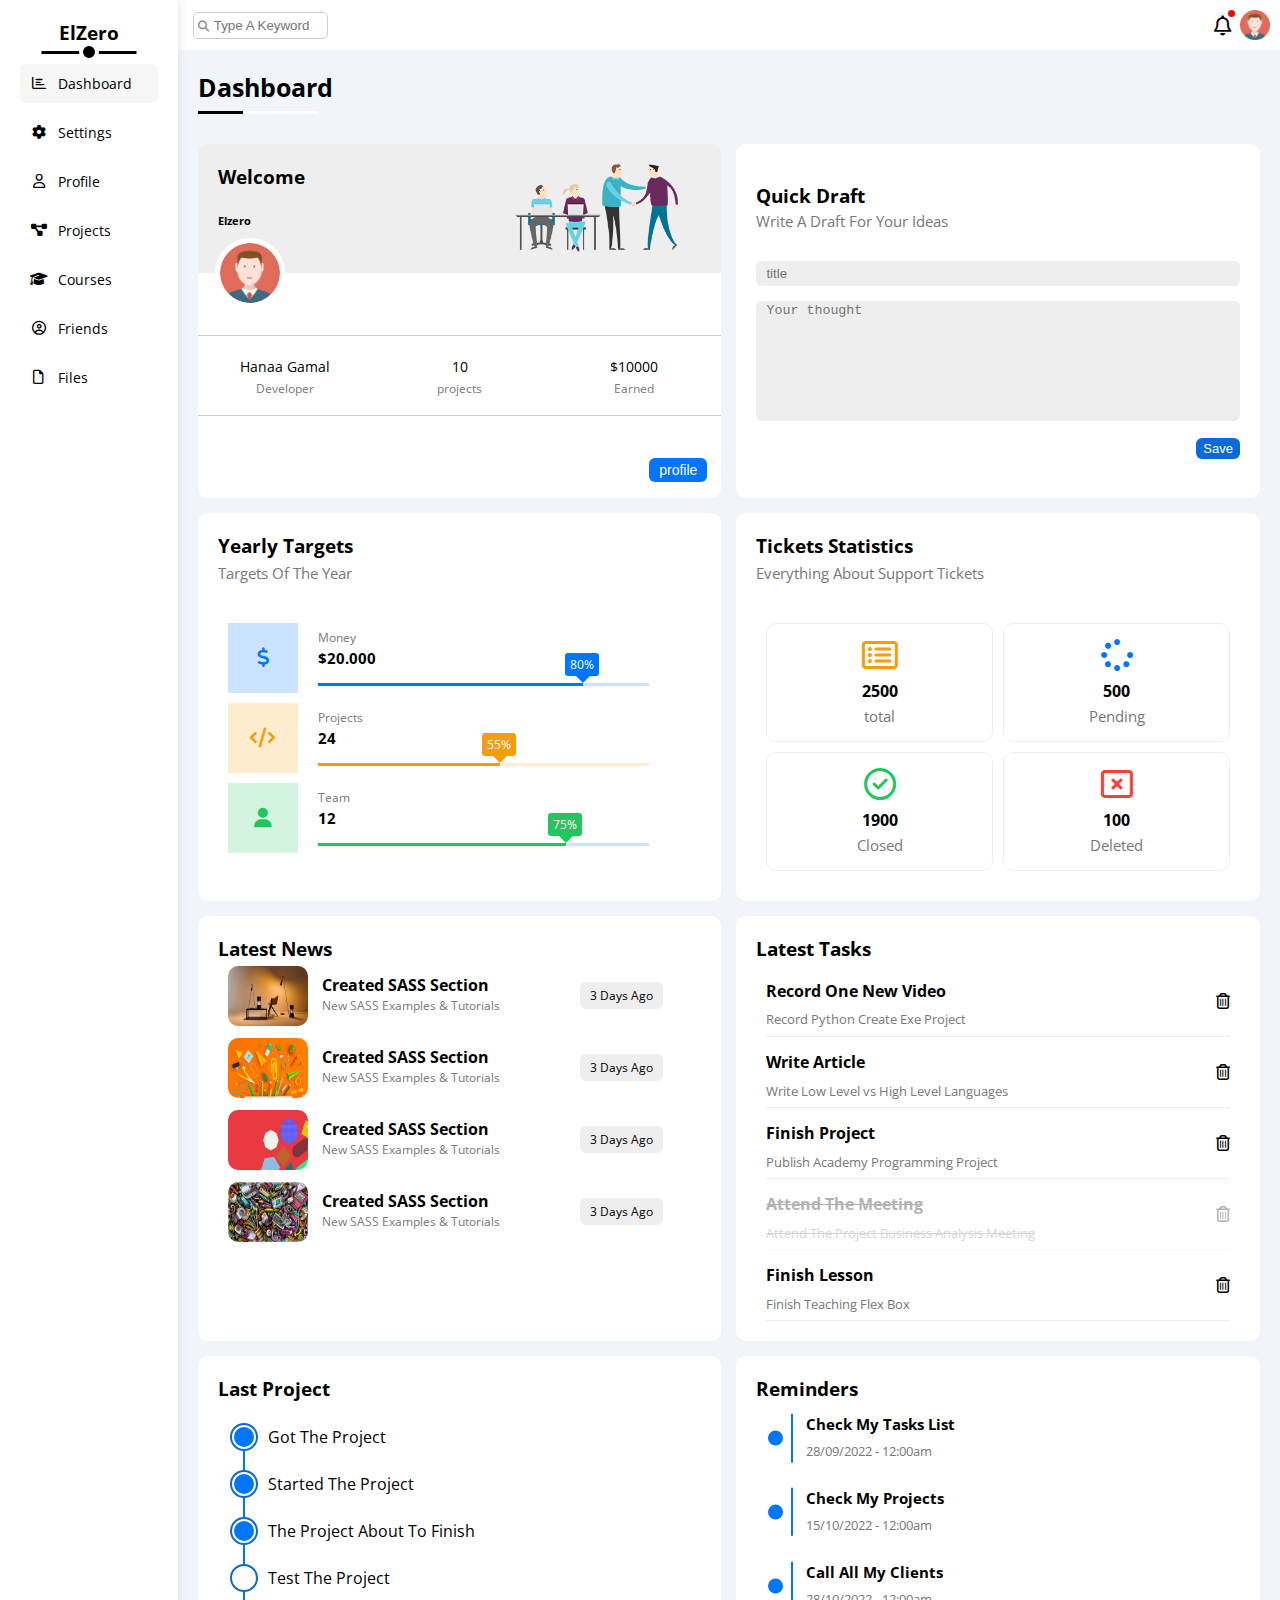
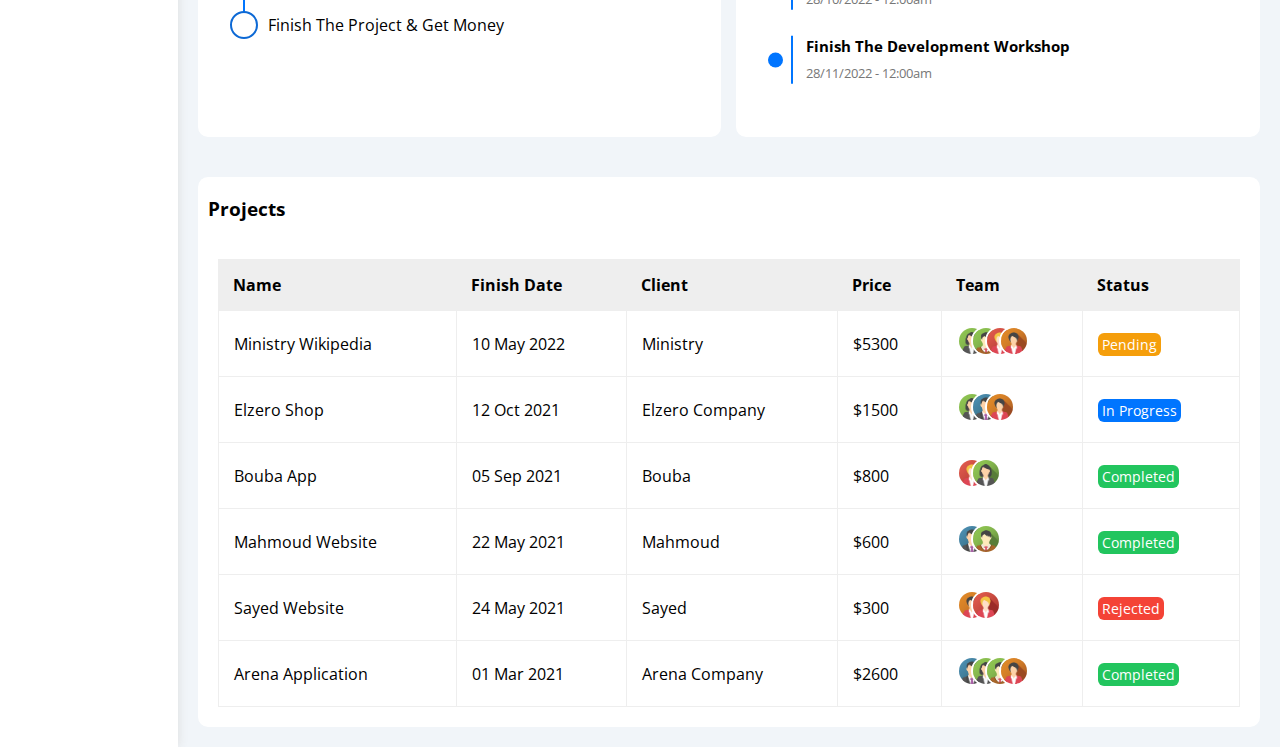
<file: index.html>
<!DOCTYPE html>
<html lang="en">
<head>
    <meta charset="UTF-8">
    <meta http-equiv="X-UA-Compatible" content="IE=edge">
    <meta name="viewport" content="width=device-width, initial-scale=1.0">
    <link rel="stylesheet" href="css/all.min.css" />
    <link rel="stylesheet" href="css/framework.css" />
    <link rel="stylesheet" href="css/master.css" />
    <link rel="preconnect" href="https://fonts.googleapis.com" />
    <link rel="preconnect" href="https://fonts.gstatic.com" crossorigin />
    <link href="https://fonts.googleapis.com/css2?family=Open+Sans:wght@300;500&#038;display=swap" rel="stylesheet" />

    <title>Dashboard</title>
</head>
<body>
    <div class="page d-flex">
        <div class="sidebar bg-white p-20 p-relative">
            <h3 class="p-relative txt-c mt-0">ElZero</h3>
            <ul>
                <li>
                    <a class="active d-flex align-center fs-14 color-black radius-6 p-10" href="index.html">
                    <i class="fa-regular fa-chart-bar fa-fw"></i>
                     <span class="fs-14">Dashboard</span>
                    </a>
                </li>
                <li>
                    <a class="d-flex align-center fs-14 color-black radius-6 p-10" href="setting.html">
                      <i class="fa-solid fa-gear fa-fw"></i>
                      <span class="fs-14">Settings</span>
                    </a>
                  </li>
                  <li>
                    <a class="d-flex align-center fs-14 color-black radius-6 p-10" href="profile.html">
                      <i class="fa-regular fa-user fa-fw"></i>
                      <span class="fs-14">Profile</span>
                    </a>
                  </li>
                  <li>
                    <a class="d-flex align-center fs-14 color-black radius-6 p-10" href="projects.html">
                      <i class="fa-solid fa-diagram-project fa-fw"></i>
                      <span class="fs-14">Projects</span>
                    </a>
                  </li>
                  <li>
                    <a class="d-flex align-center fs-14 color-black radius-6 p-10" href="courses.html">
                      <i class="fa-solid fa-graduation-cap fa-fw"></i>
                      <span>Courses</span>
                       </a>
                  </li>
                  <li>
                    <a class="d-flex align-center fs-14 color-black radius-6 p-10" href="friends.html">
                      <i class="fa-regular fa-circle-user fa-fw"></i>
                      <span class="fs-14">Friends</span>
                    </a>
                  </li>
                  <li>
                    <a class="d-flex align-center fs-14 color-black radius-6 p-10" href="files.html">
                      <i class="fa-regular fa-file fa-fw"></i>
                      <span class="fs-14">Files</span>
                    </a>
                  </li>          
                </ul>
        </div>
        <div class="content full-width " >
          <div class="toolbar  bg-white">
            <div class="search">
              
                <input type="search" name="search" placeholder="Type A Keyword" id="">
                <i class="fa-solid fa-magnifying-glass"></i>
            
             
            </div>
            <div class="tool-right">
              <div class="notifcation">
                <i class="fa-regular fa-bell fa-lg"></i>
              </div>
              <img src="Image/avatar.png" alt="">
            </div>
          </div>
        <h1>Dashboard</h1>
        <div class="first">
          <div class="welcome ">
            <div class="header p-20">
          <div class="head">
            <h3>Welcome</h3>
            <h6>Elzero</h6>
          </div>
          <img src="Image/welcome.png" alt="">
        </div>
        <div class="image">
          <img src="Image/avatar.png" alt="">
        </div>
        <div class="boxs">
          <div class="box-f">
            <p>Hanaa Gamal</p>
            <span>Developer</span>
          </div>
          <div class="box">
            <p>10</p>
            <span>projects</span>
          </div>
          <div class="box-l">
            <p>$10000</p>
            <span>Earned</span>
          </div>
          <input type="submit" value="profile">
        </div>
        
          </div>
          <div class="quick p-20">
            <h3>Quick Draft</h3>
            <p>Write A Draft For Your Ideas</p>
            <div class="inputs">
              <form action="">
                <input type="text" placeholder="title">
                <textarea name="" placeholder="Your thought" id="" cols="30" rows="10"></textarea>
                <input class="save" type="submit" value="Save">
              </form>
            </div>
          </div>
            <!-- Target and Tickets Statistics -->
          <div class="targets p-20 ">
            <div class="head">
              <h3>Yearly Targets</h3>
              <p>Targets Of The Year</p>
            </div>
            <div class="target-content d-flex ml-10">
            <div class="target flex-1">
              <div class="doller">
              <i class="fa-solid fa-dollar-sign fa-lg c-blue"></i>
            </div>
              <div class="text">
                <p>Money</p>
                <h3>$20.000</h3>
                <div class="progress-d">
                  <span style="width: 80%;" data-progress="80%"></span>
                </div>
              </div>
            </div>
            <div class="target flex-1">
              <div class="hash">
              <i class="fa-solid fa-code fa-lg c-orange"></i>
            </div>
              <div class="text">
                <p>Projects</p>
                <h3>24</h3>
                <div class="progress-h">
                  <span style="width: 55%;" data-progress="55%"></span>
                </div>
              </div>
            </div>
            <div class="target flex-1">
              <div class="profile">
              <i class="fa-solid fa-user fa-lg c-green"></i>
            </div>
              <div class="text">
                <p>Team</p>
                <h3>12 </h3>
                <div class="progress-p">
                  <span style="width: 75%;" data-progress="75%"></span>
                </div>
              </div>
            </div>
          </div>

                      
          </div>
          <div class="tickets p-20">
            <div class="head">
              <h3>Tickets Statistics</h3>
              <p>Everything About Support Tickets</p>
            </div> 
            <div class="ticket-content ml-10">
              <div class="ticket">
                <i class="fa-regular fa-rectangle-list fa-2x c-orange"></i>
                <h4>2500</h4>
                <p>total</p>
              </div>
              <div class="ticket">
                <i class="fa-solid fa-spinner fa-2x c-blue"></i>
                <h4>500</h4>
                <p>Pending</p>
              </div>
              <div class="ticket">
                <i class="fa-regular fa-circle-check fa-2x c-green"></i>
                <h4>1900</h4>
                <p>Closed</p>
              </div>
              <div class="ticket">
                <i class="fa-regular fa-rectangle-xmark fa-2x c-red"></i>
                <h4>100</h4>
                <p>Deleted</p>
              </div>
            </div>
                
          </div>
          <!-- Latest News and tasks -->
          <div class="latest-news p-20">
            <div class="head">
              <h3>Latest News</h3>             
            </div>
            <div class="news-content ml-10">
              <div class="news d-flex ">
                <img src="Image/news-01.png" alt="">
                <div class="new d-flex">
                <div class="text">
                  <h4>Created SASS Section</h4>
                  <p>New SASS Examples & Tutorials</p>
                </div>
                <p class="day">3 Days Ago</p>
                </div>
              </div>
              <div class="news d-flex ">
                <img src="Image/news-02.png" alt="">
                <div class="new d-flex">
                <div class="text">
                  <h4>Created SASS Section</h4>
                  <p>New SASS Examples & Tutorials</p>
                </div>
                <p class="day">3 Days Ago</p>
                </div>
              </div>
              <div class="news d-flex ">
                <img src="Image/news-03.png" alt="">
                <div class="new d-flex">
                <div class="text">
                  <h4>Created SASS Section</h4>
                  <p>New SASS Examples & Tutorials</p>
                </div>
                <p class="day">3 Days Ago</p>
                </div>
              </div>
              <div class="news d-flex ">
                <img src="Image/news-04.png" alt="">
                <div class="new d-flex">
                <div class="text">
                  <h4>Created SASS Section</h4>
                  <p>New SASS Examples & Tutorials</p>
                </div>
                <p class="day-f">3 Days Ago</p>
                </div>
              </div>
            </div>
          </div>
          <!-- latest-tasks -->
          <div class="latest-tasks p-20">
            <div class="head">
              <h3>Latest Tasks</h3>
            </div>
              <div class="tasks-content d-flex ml-10 mr-10">
                <div class="tasks ">
                  <div class="text ">
                    <h4>Record One New Video</h4>
                    <p>Record Python Create Exe Project</p>
                  </div>
                  <i class="fa-regular fa-trash-can delete"></i>
                </div>
                <div class="tasks">
                  <div class="text ">
                    <h4>Write Article</h4>
                    <p>Write Low Level vs High Level Languages</p>
                  </div>
                  <i class="fa-regular fa-trash-can delete"></i>
                </div>
                <div class="tasks">
                  <div class="text ">
                    <h4>Finish Project</h4>
                    <p>Publish Academy Programming Project</p>
                  </div>
                  <i class="fa-regular fa-trash-can delete"></i>
                </div>
                <div class="tasks c-line">
                  <div class="text ">
                    <h4>Attend The Meeting</h4>
                    <p>Attend The Project Business Analysis Meeting</p>
                  </div>
                  <i class="fa-regular fa-trash-can delete"></i>
                </div>
                <div class="tasks">
                  <div class="text ">
                    <h4>Finish Lesson</h4>
                    <p>Finish Teaching Flex Box</p>
                  </div>
                  <i class="fa-regular fa-trash-can delete"></i>
                </div>
              </div>
            
          </div>
          <!-- Last Project and Reminders -->
          <div class="last-project p-20">
            <div class="head">
              <h3>Last Project</h3>
            </div>
            <ul class="p-relative ml-50 ">
              <li class="mt-25 d-flex align-center done">Got The Project</li>
              <li class="mt-25 d-flex align-center done">Started The Project</li>
              <li class="mt-25 d-flex align-center done">The Project About To Finish</li>
              <li class="mt-25 d-flex align-center current">Test The Project</li>
              <li class="mt-25 d-flex align-center">Finish The Project & Get Money</li>
            </ul>
          </div>

          <div class="reminders p-20">
            <div class="head">
              <h3>Reminders</h3>
            </div>
            <div class="texts ml-50">
            <div class="text c-b ">
              <h4>Check My Tasks List </h4>
              <p>28/09/2022 - 12:00am</p>
            </div>
            <div class="text c-o" >
              <h4>Check My Projects</h4>
              <p>15/10/2022 - 12:00am</p>
            </div>
            <div class="text c-g">
              <h4>Call All My Clients</h4>
              <p>28/10/2022 - 12:00am</p>
            </div>
            <div class="text c-r">
              <h4>Finish The Development Workshop</h4>
              <p>28/11/2022 - 12:00am</p>
            </div>
            
            </div>
          </div>
        </div>
        <!-- project table -->
        <div class="project-table ml-20 mr-20 mb-20">
          <h3 class="ml-10">Projects</h3>
          <div class="table">
            <table class="full-width">
              <thead>
                <tr>
                  <td>Name</td>
                  <td>Finish Date</td>
                  <td>Client</td>
                  <td>Price</td>
                  <td>Team</td>
                  <td>Status</td>
                </tr>  
              </thead>
              <tbody>
                <tr>
                  <td>Ministry Wikipedia</td>
                  <td>10 May 2022</td>
                  <td>Ministry</td>
                  <td>$5300</td>
                  <td>
                    <img src="Image/team-02.png" alt="" />
                    <img src="Image/team-03.png" alt="" />
                    <img src="Image/team-05.png" alt="" />
                    <img src="Image/team-04.png" alt="" />
                  </td>
                  <td>
                    <span class="label btn-shape bg-orange c-white radius-6 p-status fs-14">Pending</span>
                  </td>
                </tr>
                <tr>
                  <td>Elzero Shop</td>
                  <td>12 Oct 2021</td>
                  <td>Elzero Company</td>
                  <td>$1500</td>
                  <td>
                    <img src="Image/team-02.png" alt="" />
                    <img src="Image/team-01.png" alt="" />
                    <img src="Image/team-04.png" alt="" />
                  </td>
                  <td><span class="label btn-shape bg-blue c-white radius-6 p-status fs-14">In Progress</span></td>
                </tr>
                <tr>
                  <td>Bouba App</td>
                  <td>05 Sep 2021</td>
                  <td>Bouba</td>
                  <td>$800</td>
                  <td>
                    <img src="Image/team-05.png" alt="" />
                    <img src="Image/team-02.png" alt="" />
                  </td>
                  <td><span class="label btn-shape bg-green c-white radius-6 p-status fs-14">Completed</span></td>
                </tr>
                <tr>
                  <td>Mahmoud Website</td>
                  <td>22 May 2021</td>
                  <td>Mahmoud</td>
                  <td>$600</td>
                  <td>
                    <img src="Image/team-01.png" alt="" />
                    <img src="Image/team-03.png" alt="" />
                  </td>
                  <td><span class="label btn-shape bg-green c-white radius-6 p-status fs-14">Completed</span></td>
                </tr>
                <tr>
                  <td>Sayed Website</td>
                  <td>24 May 2021</td>
                  <td>Sayed</td>
                  <td>$300</td>
                  <td>
                    <img src="Image/team-04.png" alt="" />
                    <img src="Image/team-05.png" alt="" />
                  </td>
                  <td><span class="label btn-shape bg-red c-white radius-6 p-status fs-14">Rejected</span></td>
                </tr>
                <tr>
                  <td>Arena Application</td>
                  <td>01 Mar 2021</td>
                  <td>Arena Company</td>
                  <td>$2600</td>
                  <td>
                    <img src="Image/team-01.png" alt="" />
                    <img src="Image/team-02.png" alt="" />
                    <img src="Image/team-03.png" alt="" />
                    <img src="Image/team-04.png" alt="" />
                  </td>
                  <td><span class="label btn-shape bg-green c-white radius-6 p-status fs-14">Completed</span></td>
                  </tr>
              </tbody>

            </table>
          </div>
        </div>
      
       
          
       
        </div>
    </div>
    
</body>
</html>
</file>
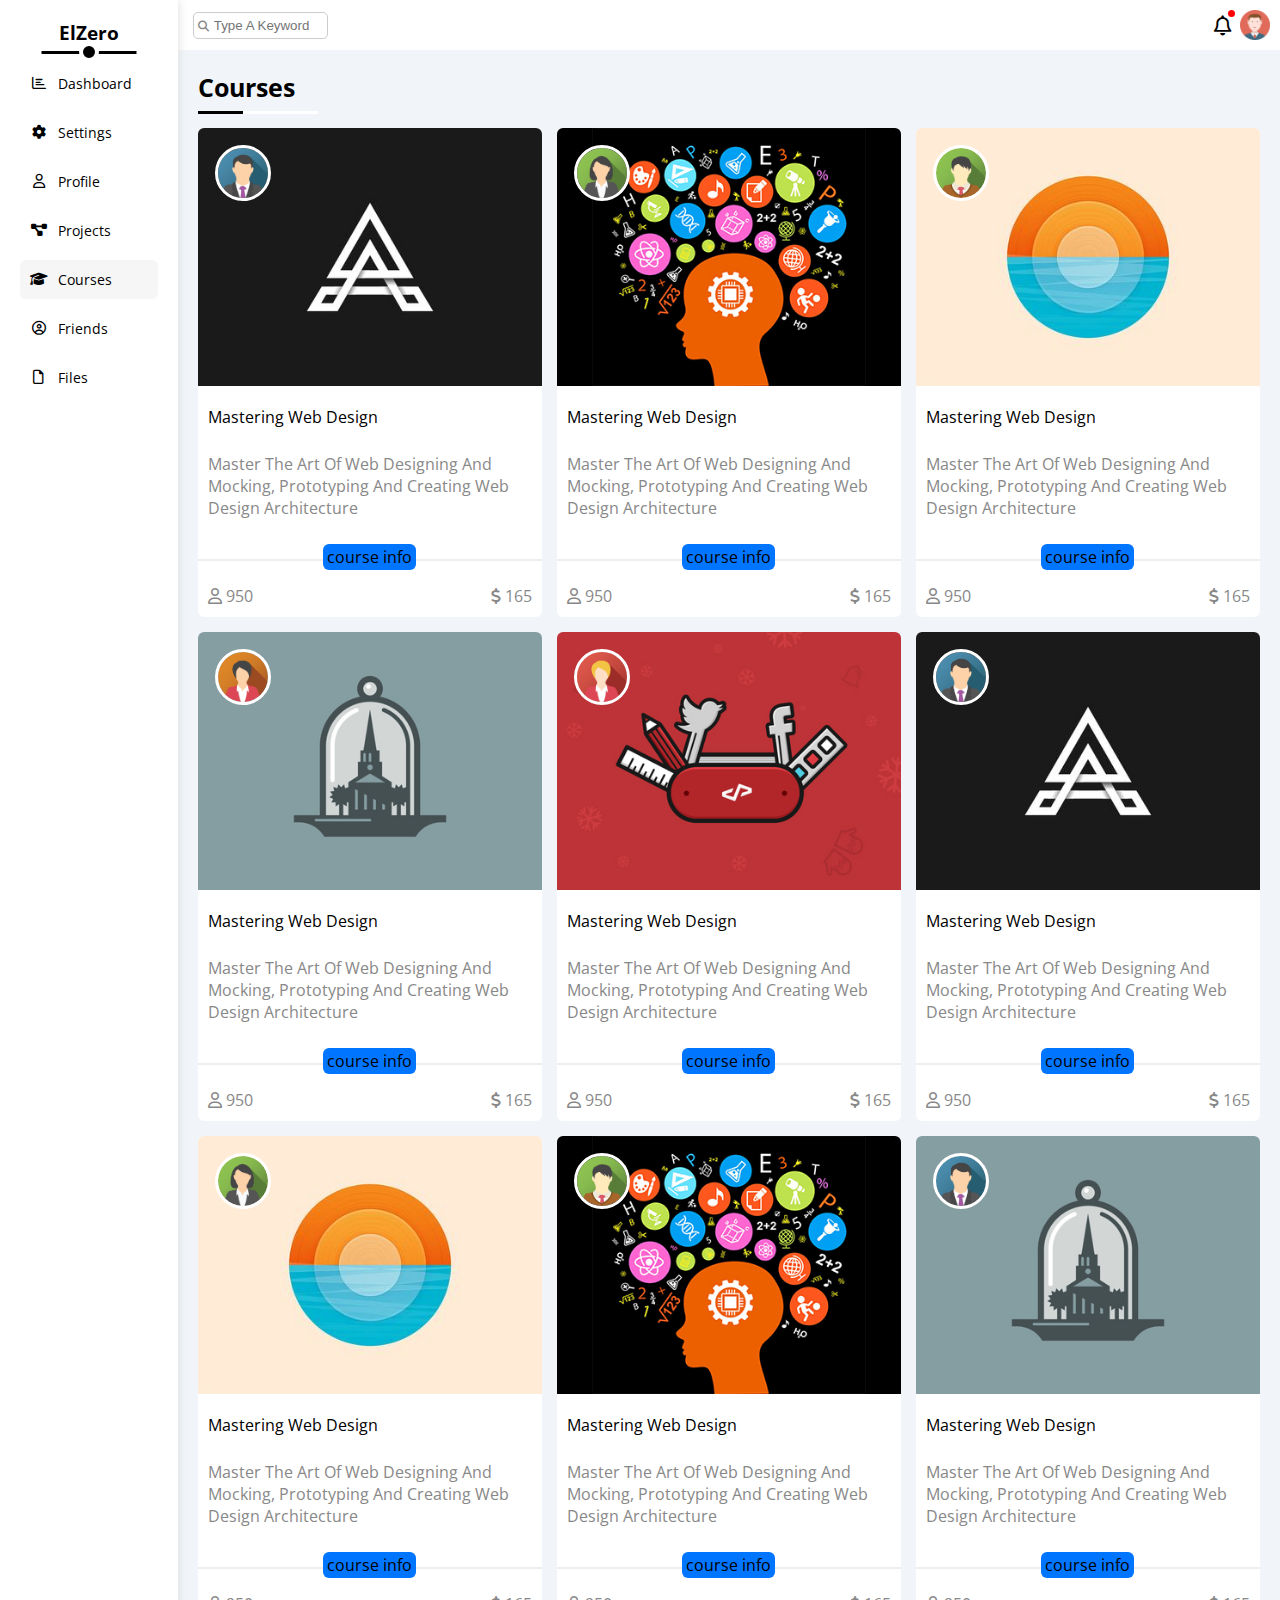
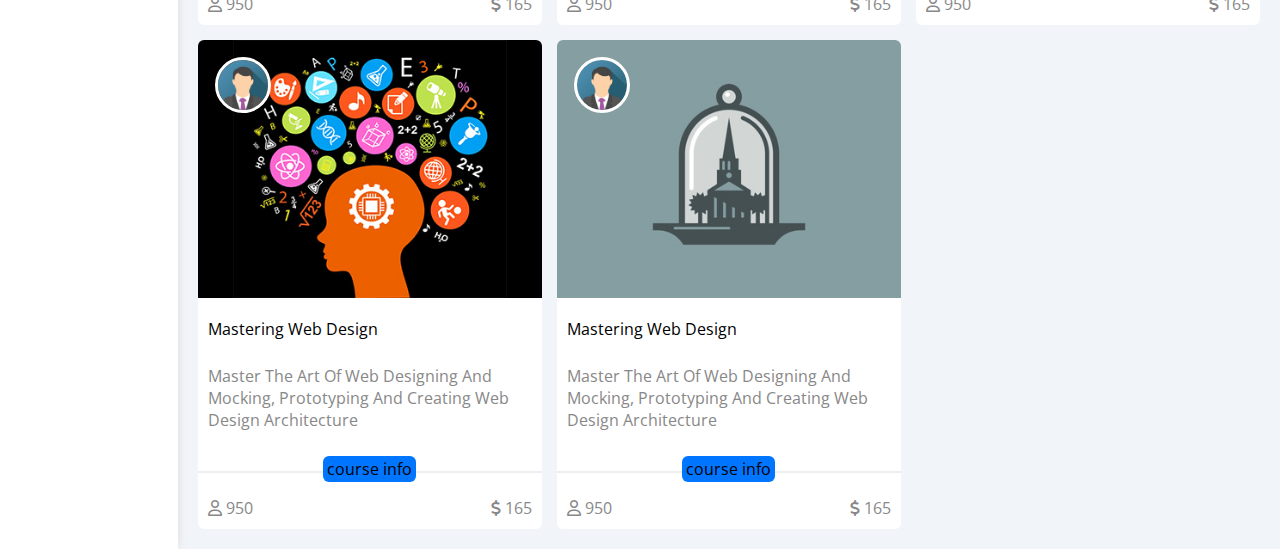
<file: courses.html>
<!DOCTYPE html>
<html lang="en">

<head>
  <meta charset="UTF-8">
  <meta http-equiv="X-UA-Compatible" content="IE=edge">
  <meta name="viewport" content="width=device-width, initial-scale=1.0">
  <link rel="stylesheet" href="css/all.min.css" />
  <link rel="stylesheet" href="css/framework.css" />
  <link rel="stylesheet" href="css/master.css" />
  <link rel="preconnect" href="https://fonts.googleapis.com" />
  <link rel="preconnect" href="https://fonts.gstatic.com" crossorigin />
  <link href="https://fonts.googleapis.com/css2?family=Open+Sans:wght@300;500&#038;display=swap" rel="stylesheet" />

  <title>Courses</title>
</head>

<body>
  <div class="page d-flex">
    <div class="sidebar bg-white p-20 p-relative">
      <h3 class="p-relative txt-c mt-0">ElZero</h3>
      <ul>
        <li>
          <a class="d-flex align-center fs-14 color-black radius-6 p-10" href="index.html">
            <i class="fa-regular fa-chart-bar fa-fw"></i>
            <span class="fs-14">Dashboard</span>
          </a>
        </li>
        <li>
          <a class=" d-flex align-center fs-14 color-black radius-6 p-10" href="setting.html">
            <i class="fa-solid fa-gear fa-fw"></i>
            <span class="fs-14">Settings</span>
          </a>
        </li>
        <li>
          <a class="  d-flex align-center fs-14 color-black radius-6 p-10" href="profile.html">
            <i class="fa-regular fa-user fa-fw"></i>
            <span class="fs-14">Profile</span>
          </a>
        </li>
        <li>
          <a class="d-flex align-center fs-14 color-black radius-6 p-10" href="projects.html">
            <i class="fa-solid fa-diagram-project fa-fw"></i>
            <span class="fs-14">Projects</span>
          </a>
        </li>
        <li>
          <a class="active d-flex align-center fs-14 color-black radius-6 p-10" href="courses.html">
            <i class="fa-solid fa-graduation-cap fa-fw"></i>
            <span>Courses</span>
          </a>
        </li>
        <li>
          <a class="d-flex align-center fs-14 color-black radius-6 p-10" href="friends.html">
            <i class="fa-regular fa-circle-user fa-fw"></i>
            <span class="fs-14">Friends</span>
          </a>
        </li>
        <li>
          <a class="d-flex align-center fs-14 color-black radius-6 p-10" href="files.html">
            <i class="fa-regular fa-file fa-fw"></i>
            <span class="fs-14">Files</span>
          </a>
        </li>
      </ul>
    </div>
    <div class="content full-width ">
      <div class="toolbar  bg-white">
        <div class="search">

          <input type="search" name="search" placeholder="Type A Keyword" id="">
          <i class="fa-solid fa-magnifying-glass"></i>


        </div>
        <div class="tool-right">
          <div class="notifcation">
            <i class="fa-regular fa-bell fa-lg"></i>
          </div>
          <img src="Image/avatar.png" alt="">
        </div>
      </div>
      <h1>Courses</h1>
      <div class="courses "></div>
      <div class="course-content p-20">
        <div class="course p-relative bg-white radius-6 overflow">
          <img src="Image/course-01.jpg" alt="">

          <p class="c-black fs-16  p-10 pb-15 pt-15 m-0">Mastering Web Design</p>
          <p class="c-grey  p-10 pb-15  m-0">Master The Art Of Web Designing And 
            Mocking, Prototyping And Creating Web Design 
            Architecture</p>
            <div class="course-info pb-15 p-relative">
              <p class="m-0 p-status  bg-blue radius-6">course info</p>
            </div>
            <div class="count d-flex space-between p-10 pt-0 pt">
              <span class="c-grey">
                <i class="fa-regular fa-user"></i>
                950
              </span>
              <span class="c-grey">
                <i class="fa-solid fa-dollar-sign"></i>
                165
              </span>
            </div>
           <div class="person">
            <img src="Image/team-01.png" alt="">
           </div>
        </div>
        <div class="course p-relative bg-white radius-6 overflow">
          <img src="Image/course-02.jpg" alt="">

          <p class="c-black fs-16  p-10 pb-15 pt-15 m-0">Mastering Web Design</p>
          <p class="c-grey  p-10 pb-15  m-0">Master The Art Of Web Designing And 
            Mocking, Prototyping And Creating Web Design 
            Architecture</p>
            <div class="course-info pb-15 p-relative">
              <p class="m-0 p-status  bg-blue radius-6">course info</p>
            </div>
            <div class="count d-flex space-between p-10 pt-0 pt">
              <span class="c-grey">
                <i class="fa-regular fa-user"></i>
                950
              </span>
              <span class="c-grey">
                <i class="fa-solid fa-dollar-sign"></i>
                165
              </span>
            </div>
           <div class="person">
            <img src="Image/team-02.png" alt="">
           </div>
        </div>
        <div class="course p-relative bg-white radius-6 overflow">
          <img src="Image/course-03.jpg" alt="">

          <p class="c-black fs-16  p-10 pb-15 pt-15 m-0">Mastering Web Design</p>
          <p class="c-grey  p-10 pb-15  m-0">Master The Art Of Web Designing And 
            Mocking, Prototyping And Creating Web Design 
            Architecture</p>
            <div class="course-info pb-15 p-relative">
              <p class="m-0 p-status  bg-blue radius-6">course info</p>
            </div>
            <div class="count d-flex space-between p-10 pt-0 pt">
              <span class="c-grey">
                <i class="fa-regular fa-user"></i>
                950
              </span>
              <span class="c-grey">
                <i class="fa-solid fa-dollar-sign"></i>
                165
              </span>
            </div>
           <div class="person">
            <img src="Image/team-03.png" alt="">
           </div>
        </div>
        <div class="course p-relative bg-white radius-6 overflow">
          <img src="Image/course-04.jpg" alt="">

          <p class="c-black fs-16  p-10 pb-15 pt-15 m-0">Mastering Web Design</p>
          <p class="c-grey  p-10 pb-15  m-0">Master The Art Of Web Designing And 
            Mocking, Prototyping And Creating Web Design 
            Architecture</p>
            <div class="course-info pb-15 p-relative">
              <p class="m-0 p-status  bg-blue radius-6">course info</p>
            </div>
            <div class="count d-flex space-between p-10 pt-0 pt">
              <span class="c-grey">
                <i class="fa-regular fa-user"></i>
                950
              </span>
              <span class="c-grey">
                <i class="fa-solid fa-dollar-sign"></i>
                165
              </span>
            </div>
           <div class="person">
            <img src="Image/team-04.png" alt="">
           </div>
        </div>
        <div class="course p-relative bg-white radius-6 overflow">
          <img src="Image/course-05.jpg" alt="">

          <p class="c-black fs-16  p-10 pb-15 pt-15 m-0">Mastering Web Design</p>
          <p class="c-grey  p-10 pb-15  m-0">Master The Art Of Web Designing And 
            Mocking, Prototyping And Creating Web Design 
            Architecture</p>
            <div class="course-info pb-15 p-relative">
              <p class="m-0 p-status  bg-blue radius-6">course info</p>
            </div>
            <div class="count d-flex space-between p-10 pt-0 pt">
              <span class="c-grey">
                <i class="fa-regular fa-user"></i>
                950
              </span>
              <span class="c-grey">
                <i class="fa-solid fa-dollar-sign"></i>
                165
              </span>
            </div>
           <div class="person">
            <img src="Image/team-05.png" alt="">
           </div>
        </div>
        <div class="course p-relative bg-white radius-6 overflow">
          <img src="Image/course-01.jpg" alt="">

          <p class="c-black fs-16  p-10 pb-15 pt-15 m-0">Mastering Web Design</p>
          <p class="c-grey  p-10 pb-15  m-0">Master The Art Of Web Designing And 
            Mocking, Prototyping And Creating Web Design 
            Architecture</p>
            <div class="course-info pb-15 p-relative">
              <p class="m-0 p-status  bg-blue radius-6">course info</p>
            </div>
            <div class="count d-flex space-between p-10 pt-0 pt">
              <span class="c-grey">
                <i class="fa-regular fa-user"></i>
                950
              </span>
              <span class="c-grey">
                <i class="fa-solid fa-dollar-sign"></i>
                165
              </span>
            </div>
           <div class="person">
            <img src="Image/team-01.png" alt="">
           </div>
        </div>
        <div class="course p-relative bg-white radius-6 overflow">
          <img src="Image/course-03.jpg" alt="">

          <p class="c-black fs-16  p-10 pb-15 pt-15 m-0">Mastering Web Design</p>
          <p class="c-grey  p-10 pb-15  m-0">Master The Art Of Web Designing And 
            Mocking, Prototyping And Creating Web Design 
            Architecture</p>
            <div class="course-info pb-15 p-relative">
              <p class="m-0 p-status  bg-blue radius-6">course info</p>
            </div>
            <div class="count d-flex space-between p-10 pt-0 pt">
              <span class="c-grey">
                <i class="fa-regular fa-user"></i>
                950
              </span>
              <span class="c-grey">
                <i class="fa-solid fa-dollar-sign"></i>
                165
              </span>
            </div>
           <div class="person">
            <img src="Image/team-02.png" alt="">
           </div>
        </div>
        <div class="course p-relative bg-white radius-6 overflow">
          <img src="Image/course-02.jpg" alt="">

          <p class="c-black fs-16  p-10 pb-15 pt-15 m-0">Mastering Web Design</p>
          <p class="c-grey  p-10 pb-15  m-0">Master The Art Of Web Designing And 
            Mocking, Prototyping And Creating Web Design 
            Architecture</p>
            <div class="course-info pb-15 p-relative">
              <p class="m-0 p-status  bg-blue radius-6">course info</p>
            </div>
            <div class="count d-flex space-between p-10 pt-0 pt">
              <span class="c-grey">
                <i class="fa-regular fa-user"></i>
                950
              </span>
              <span class="c-grey">
                <i class="fa-solid fa-dollar-sign"></i>
                165
              </span>
            </div>
           <div class="person">
            <img src="Image/team-03.png" alt="">
           </div>
        </div>
        <div class="course p-relative bg-white radius-6 overflow">
          <img src="Image/course-04.jpg" alt="">

          <p class="c-black fs-16  p-10 pb-15 pt-15 m-0">Mastering Web Design</p>
          <p class="c-grey  p-10 pb-15  m-0">Master The Art Of Web Designing And 
            Mocking, Prototyping And Creating Web Design 
            Architecture</p>
            <div class="course-info pb-15 p-relative">
              <p class="m-0 p-status  bg-blue radius-6">course info</p>
            </div>
            <div class="count d-flex space-between p-10 pt-0 pt">
              <span class="c-grey">
                <i class="fa-regular fa-user"></i>
                950
              </span>
              <span class="c-grey">
                <i class="fa-solid fa-dollar-sign"></i>
                165
              </span>
            </div>
           <div class="person">
            <img src="Image/team-01.png" alt="">
           </div>
        </div>
        <div class="course p-relative bg-white radius-6 overflow">
          <img src="Image/course-02.jpg" alt="">

          <p class="c-black fs-16  p-10 pb-15 pt-15 m-0">Mastering Web Design</p>
          <p class="c-grey  p-10 pb-15  m-0">Master The Art Of Web Designing And 
            Mocking, Prototyping And Creating Web Design 
            Architecture</p>
            <div class="course-info pb-15 p-relative">
              <p class="m-0 p-status  bg-blue radius-6">course info</p>
            </div>
            <div class="count d-flex space-between p-10 pt-0 pt">
              <span class="c-grey">
                <i class="fa-regular fa-user"></i>
                950
              </span>
              <span class="c-grey">
                <i class="fa-solid fa-dollar-sign"></i>
                165
              </span>
            </div>
           <div class="person">
            <img src="Image/team-01.png" alt="">
           </div>
        </div>
        <div class="course p-relative bg-white radius-6 overflow">
          <img src="Image/course-04.jpg" alt="">

          <p class="c-black fs-16  p-10 pb-15 pt-15 m-0">Mastering Web Design</p>
          <p class="c-grey  p-10 pb-15  m-0">Master The Art Of Web Designing And 
            Mocking, Prototyping And Creating Web Design 
            Architecture</p>
            <div class="course-info pb-15 p-relative">
              <p class="m-0 p-status  bg-blue radius-6">course info</p>
            </div>
            <div class="count d-flex space-between p-10 pt-0 pt">
              <span class="c-grey">
                <i class="fa-regular fa-user"></i>
                950
              </span>
              <span class="c-grey">
                <i class="fa-solid fa-dollar-sign"></i>
                165
              </span>
            </div>
           <div class="person">
            <img src="Image/team-01.png" alt="">
           </div>
        </div>
      </div>
    





    </div>
  </div>

</body>

</html>
</file>
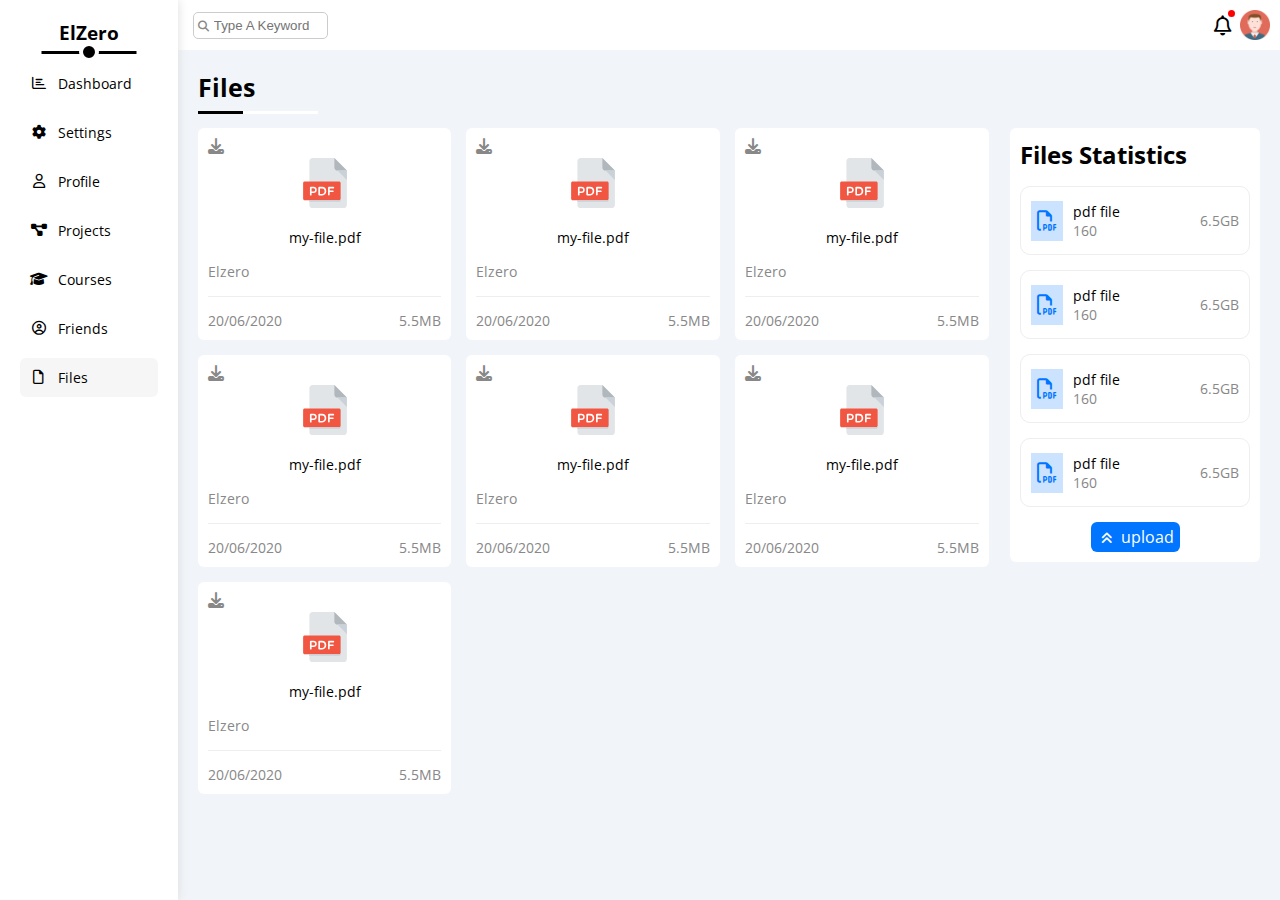
<file: files.html>
<!DOCTYPE html>
<html lang="en">

<head>
  <meta charset="UTF-8">
  <meta http-equiv="X-UA-Compatible" content="IE=edge">
  <meta name="viewport" content="width=device-width, initial-scale=1.0">
  <link rel="stylesheet" href="css/all.min.css" />
  <link rel="stylesheet" href="css/framework.css" />
  <link rel="stylesheet" href="css/master.css" />
  <link rel="preconnect" href="https://fonts.googleapis.com" />
  <link rel="preconnect" href="https://fonts.gstatic.com" crossorigin />
  <link href="https://fonts.googleapis.com/css2?family=Open+Sans:wght@300;500&#038;display=swap" rel="stylesheet" />

  <title>Files</title>
</head>

<body>
  <div class="page d-flex">
    <div class="sidebar bg-white p-20 p-relative">
      <h3 class="p-relative txt-c mt-0">ElZero</h3>
      <ul>
        <li>
          <a class="d-flex align-center fs-14 color-black radius-6 p-10" href="index.html">
            <i class="fa-regular fa-chart-bar fa-fw"></i>
            <span class="fs-14">Dashboard</span>
          </a>
        </li>
        <li>
          <a class=" d-flex align-center fs-14 color-black radius-6 p-10" href="setting.html">
            <i class="fa-solid fa-gear fa-fw"></i>
            <span class="fs-14">Settings</span>
          </a>
        </li>
        <li>
          <a class="  d-flex align-center fs-14 color-black radius-6 p-10" href="profile.html">
            <i class="fa-regular fa-user fa-fw"></i>
            <span class="fs-14">Profile</span>
          </a>
        </li>
        <li>
          <a class="d-flex align-center fs-14 color-black radius-6 p-10" href="projects.html">
            <i class="fa-solid fa-diagram-project fa-fw"></i>
            <span class="fs-14">Projects</span>
          </a>
        </li>
        <li>
          <a class="d-flex align-center fs-14 color-black radius-6 p-10" href="courses.html">
            <i class="fa-solid fa-graduation-cap fa-fw"></i>
            <span>Courses</span>
          </a>
        </li>
        <li>
          <a class="d-flex align-center fs-14 color-black radius-6 p-10" href="friends.html">
            <i class="fa-regular fa-circle-user fa-fw"></i>
            <span class="fs-14">Friends</span>
          </a>
        </li>
        <li>
          <a class="active d-flex align-center fs-14 color-black radius-6 p-10" href="files.html">
            <i class="fa-regular fa-file fa-fw"></i>
            <span class="fs-14">Files</span>
          </a>
        </li>
      </ul>
    </div>
    <div class="content full-width ">
      <div class="toolbar  bg-white">
        <div class="search">

          <input type="search" name="search" placeholder="Type A Keyword" id="">
          <i class="fa-solid fa-magnifying-glass"></i>


        </div>
        <div class="tool-right">
          <div class="notifcation">
            <i class="fa-regular fa-bell fa-lg"></i>
          </div>
          <img src="Image/avatar.png" alt="">
        </div>
      </div>
      <h1>Files</h1>
      <div class="files p-20 d-flex">
        <div class="file-content">
            <div class="file p-relative bg-white radius-6  p-10">
                <img class="txt-c d-block" src="Image/pdf.svg" alt="">
                <p class="fs-14 d-block txt-c m-0 mb-15">my-file.pdf</p>
                <p class="fs-14 c-grey pb-15 border-b">Elzero </p>
                <div class="time d-flex space-between align-center">
                    <p class="fs-14 c-grey m-0">20/06/2020</p>
                    <p class="fs-14 c-grey m-0">5.5MB</p>
                </div>
                <i class="fa-solid fa-download c-grey p-absolute"></i>
            </div>
            <div class="file p-relative bg-white radius-6  p-10">
                <img class="txt-c d-block" src="Image/pdf.svg" alt="">
                <p class="fs-14 d-block txt-c m-0 mb-15">my-file.pdf</p>
                <p class="fs-14 c-grey pb-15 border-b">Elzero </p>
                <div class="time d-flex space-between align-center">
                    <p class="fs-14 c-grey m-0">20/06/2020</p>
                    <p class="fs-14 c-grey m-0">5.5MB</p>
                </div>
                <i class="fa-solid fa-download c-grey p-absolute"></i>
            </div>
            <div class="file p-relative bg-white radius-6  p-10">
                <img class="txt-c d-block" src="Image/pdf.svg" alt="">
                <p class="fs-14 d-block txt-c m-0 mb-15">my-file.pdf</p>
                <p class="fs-14 c-grey pb-15 border-b">Elzero </p>
                <div class="time d-flex space-between align-center">
                    <p class="fs-14 c-grey m-0">20/06/2020</p>
                    <p class="fs-14 c-grey m-0">5.5MB</p>
                </div>
                <i class="fa-solid fa-download c-grey p-absolute"></i>
            </div>
            <div class="file p-relative bg-white radius-6  p-10">
                <img class="txt-c d-block" src="Image/pdf.svg" alt="">
                <p class="fs-14 d-block txt-c m-0 mb-15">my-file.pdf</p>
                <p class="fs-14 c-grey pb-15 border-b">Elzero </p>
                <div class="time d-flex space-between align-center">
                    <p class="fs-14 c-grey m-0">20/06/2020</p>
                    <p class="fs-14 c-grey m-0">5.5MB</p>
                </div>
                <i class="fa-solid fa-download c-grey p-absolute"></i>
            </div>
            <div class="file p-relative bg-white radius-6  p-10">
                <img class="txt-c d-block" src="Image/pdf.svg" alt="">
                <p class="fs-14 d-block txt-c m-0 mb-15">my-file.pdf</p>
                <p class="fs-14 c-grey pb-15 border-b">Elzero </p>
                <div class="time d-flex space-between align-center">
                    <p class="fs-14 c-grey m-0">20/06/2020</p>
                    <p class="fs-14 c-grey m-0">5.5MB</p>
                </div>
                <i class="fa-solid fa-download c-grey p-absolute"></i>
            </div>
            <div class="file p-relative bg-white radius-6  p-10">
                <img class="txt-c d-block" src="Image/pdf.svg" alt="">
                <p class="fs-14 d-block txt-c m-0 mb-15">my-file.pdf</p>
                <p class="fs-14 c-grey pb-15 border-b">Elzero </p>
                <div class="time d-flex space-between align-center">
                    <p class="fs-14 c-grey m-0">20/06/2020</p>
                    <p class="fs-14 c-grey m-0">5.5MB</p>
                </div>
                <i class="fa-solid fa-download c-grey p-absolute"></i>
            </div>
            <div class="file p-relative bg-white radius-6  p-10">
                <img class="txt-c d-block" src="Image/pdf.svg" alt="">
                <p class="fs-14 d-block txt-c m-0 mb-15">my-file.pdf</p>
                <p class="fs-14 c-grey pb-15 border-b">Elzero </p>
                <div class="time d-flex space-between align-center">
                    <p class="fs-14 c-grey m-0">20/06/2020</p>
                    <p class="fs-14 c-grey m-0">5.5MB</p>
                </div>
                <i class="fa-solid fa-download c-grey p-absolute"></i>
            </div>
        </div>
        <div class="file-stat bg-white radius-6 p-10">
            <h2 class="m-0 mb-15">Files Statistics</h2>
            <div class="d-flex border-eee align-center mb-15 radius-10">
                <i class="fa-regular fa-file-pdf fa-lg blue center-flex c-blue icon"></i>
                <div class="pdf  full-width p-10 d-flex space-between align-center">
                    <div class="pfile">
                    <p class="m-0 fs-14" >pdf file</p>
                    <p class="c-grey m-0 fs-14">160</p>
                    </div>
                    <p class="c-grey fs-14">6.5GB</p>
                </div>
            </div>
            <div class="d-flex border-eee align-center mb-15 radius-10">
                <i class="fa-regular fa-file-pdf fa-lg blue center-flex c-blue icon"></i>
                <div class="pdf  full-width p-10 d-flex space-between align-center">
                    <div class="pfile">
                    <p class="m-0 fs-14" >pdf file</p>
                    <p class="c-grey m-0 fs-14">160</p>
                    </div>
                    <p class="c-grey fs-14">6.5GB</p>
                </div>
            </div>
            <div class="d-flex border-eee align-center mb-15 radius-10">
                <i class="fa-regular fa-file-pdf fa-lg blue center-flex c-blue icon"></i>
                <div class="pdf  full-width p-10 d-flex space-between align-center">
                    <div class="pfile">
                    <p class="m-0 fs-14" >pdf file</p>
                    <p class="c-grey m-0 fs-14">160</p>
                    </div>
                    <p class="c-grey fs-14">6.5GB</p>
                </div>
            </div>
            <div class="d-flex border-eee align-center mb-15 radius-10">
                <i class="fa-regular fa-file-pdf fa-lg blue center-flex c-blue icon"></i>
                <div class="pdf  full-width p-10 d-flex space-between align-center">
                    <div class="pfile">
                    <p class="m-0 fs-14" >pdf file</p>
                    <p class="c-grey m-0 fs-14">160</p>
                    </div>
                    <p class="c-grey fs-14">6.5GB</p>
                </div>
            </div>
           <a class="d-block p-status-2 bg-blue c-white radius-6 mb-15" href="#">upload</a>
        </div>
      </div>
    
     
    





    </div>
  </div>

</body>

</html>
</file>
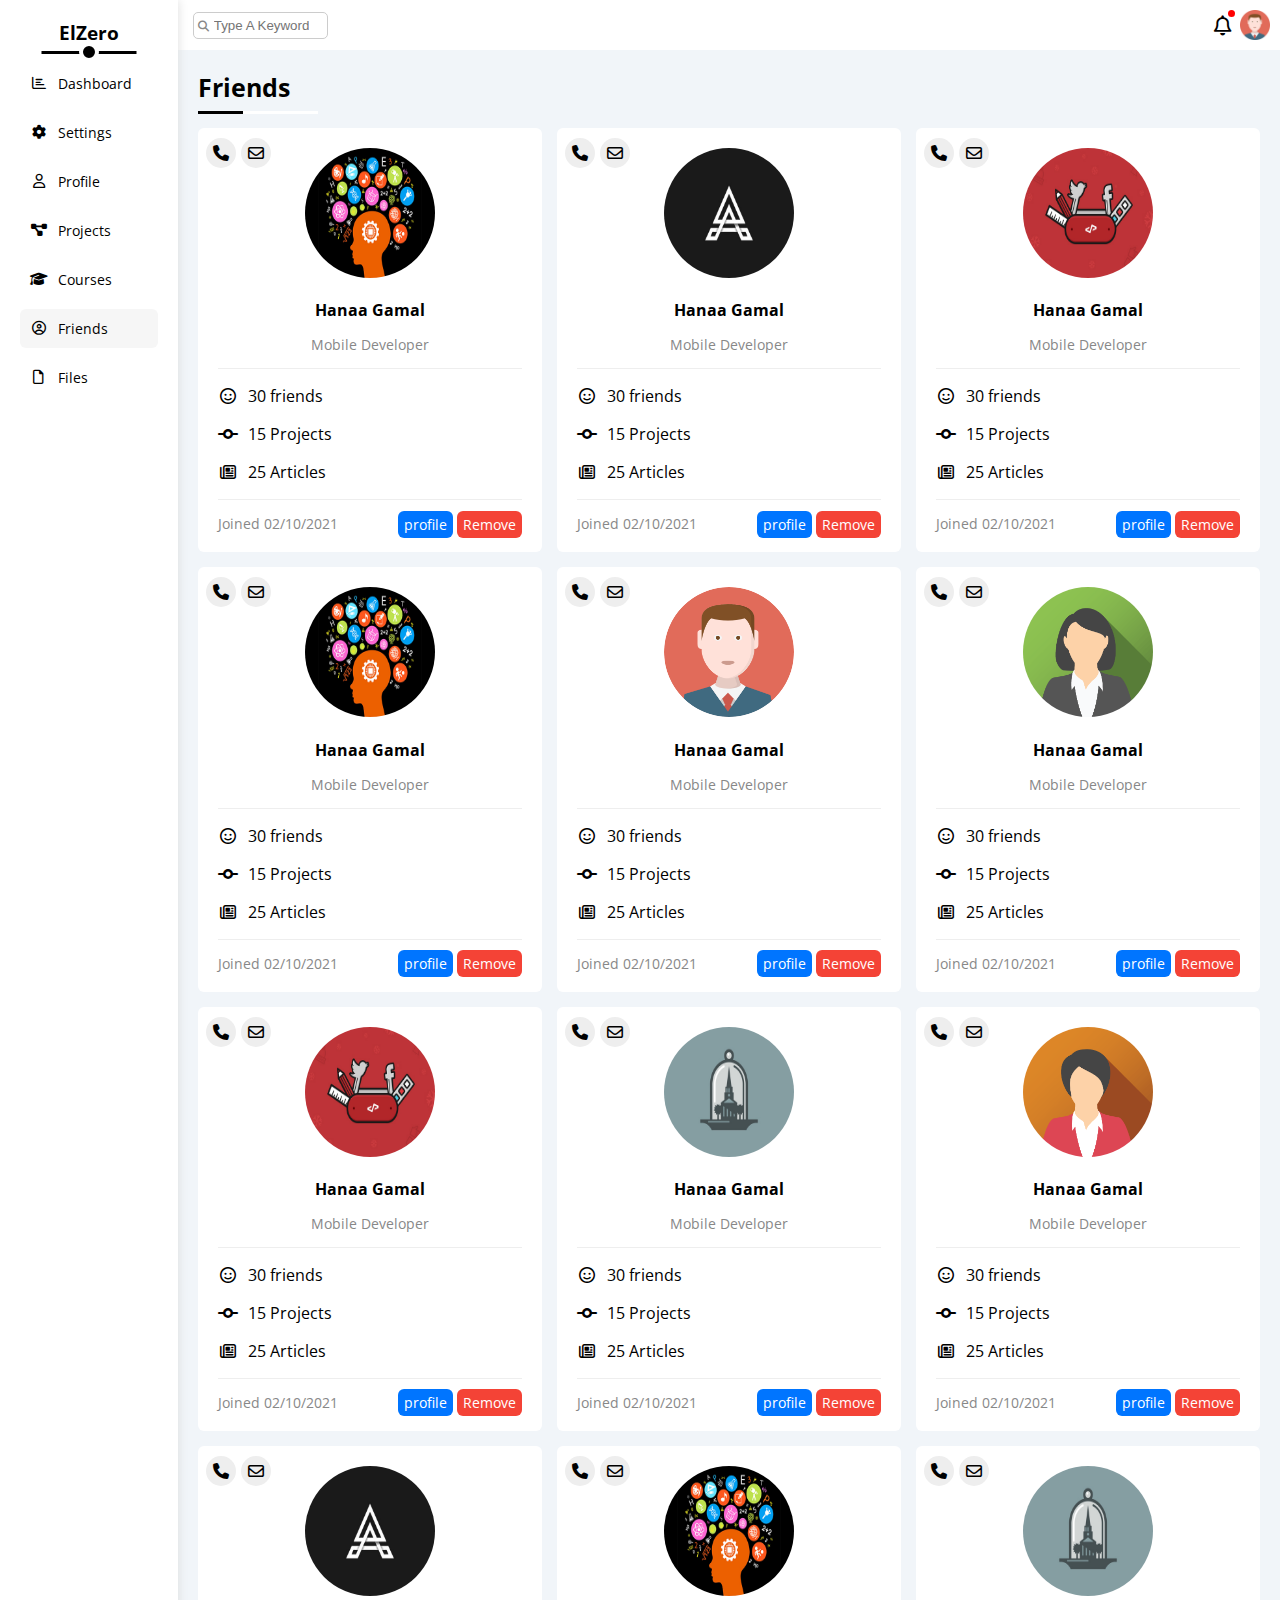
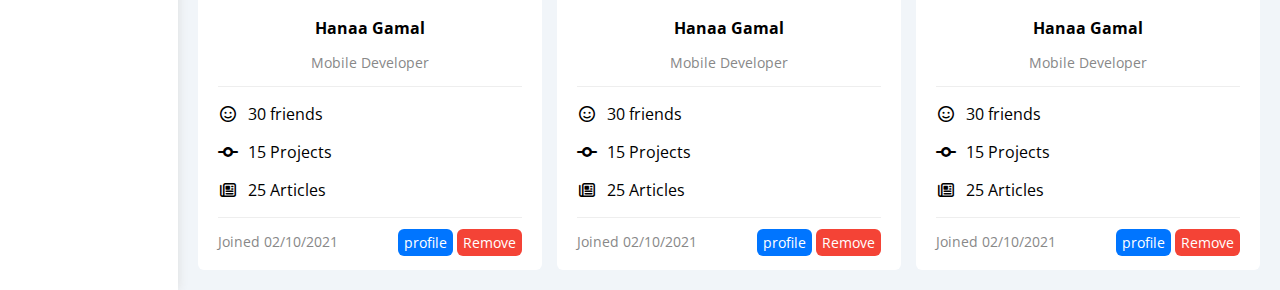
<file: friends.html>
<!DOCTYPE html>
<html lang="en">

<head>
  <meta charset="UTF-8">
  <meta http-equiv="X-UA-Compatible" content="IE=edge">
  <meta name="viewport" content="width=device-width, initial-scale=1.0">
  <link rel="stylesheet" href="css/all.min.css" />
  <link rel="stylesheet" href="css/framework.css" />
  <link rel="stylesheet" href="css/master.css" />
  <link rel="preconnect" href="https://fonts.googleapis.com" />
  <link rel="preconnect" href="https://fonts.gstatic.com" crossorigin />
  <link href="https://fonts.googleapis.com/css2?family=Open+Sans:wght@300;500&#038;display=swap" rel="stylesheet" />

  <title>Friends</title>
</head>

<body>
  <div class="page d-flex">
    <div class="sidebar bg-white p-20 p-relative">
      <h3 class="p-relative txt-c mt-0">ElZero</h3>
      <ul>
        <li>
          <a class="d-flex align-center fs-14 color-black radius-6 p-10" href="index.html">
            <i class="fa-regular fa-chart-bar fa-fw"></i>
            <span class="fs-14">Dashboard</span>
          </a>
        </li>
        <li>
          <a class=" d-flex align-center fs-14 color-black radius-6 p-10" href="setting.html">
            <i class="fa-solid fa-gear fa-fw"></i>
            <span class="fs-14">Settings</span>
          </a>
        </li>
        <li>
          <a class="  d-flex align-center fs-14 color-black radius-6 p-10" href="profile.html">
            <i class="fa-regular fa-user fa-fw"></i>
            <span class="fs-14">Profile</span>
          </a>
        </li>
        <li>
          <a class="d-flex align-center fs-14 color-black radius-6 p-10" href="projects.html">
            <i class="fa-solid fa-diagram-project fa-fw"></i>
            <span class="fs-14">Projects</span>
          </a>
        </li>
        <li>
          <a class="d-flex align-center fs-14 color-black radius-6 p-10" href="courses.html">
            <i class="fa-solid fa-graduation-cap fa-fw"></i>
            <span>Courses</span>
          </a>
        </li>
        <li>
          <a class="active d-flex align-center fs-14 color-black radius-6 p-10" href="friends.html">
            <i class="fa-regular fa-circle-user fa-fw"></i>
            <span class="fs-14">Friends</span>
          </a>
        </li>
        <li>
          <a class="d-flex align-center fs-14 color-black radius-6 p-10" href="files.html">
            <i class="fa-regular fa-file fa-fw"></i>
            <span class="fs-14">Files</span>
          </a>
        </li>
      </ul>
    </div>
    <div class="content full-width ">
      <div class="toolbar  bg-white">
        <div class="search">

          <input type="search" name="search" placeholder="Type A Keyword" id="">
          <i class="fa-solid fa-magnifying-glass"></i>


        </div>
        <div class="tool-right">
          <div class="notifcation">
            <i class="fa-regular fa-bell fa-lg"></i>
          </div>
          <img src="Image/avatar.png" alt="">
        </div>
      </div>
      <h1>Friends</h1>
      <div class="friends p-20">
        <div class="friend bg-white radius-6 p-20">
            <div class="info d-flex align-center just-center p-relative border-b">
                <img src="Image/course-02.jpg" alt="">
                <h4>Hanaa Gamal</h4>
                <p class="fs-14 c-grey">Mobile Developer</p>
                <div class="contact">
                    <i class="fa-solid fa-phone"></i>
                    <i class="fa-regular fa-envelope"></i>
                  </div>
            </div>
            <div class="details border-b">
                <div class="react d-flex align-center ">
                    <i class="fa-regular fa-face-smile fa-fw mr-10"></i>
                    <p>30 friends</p>
                </div>
                <div class="react d-flex align-center">
                    <i class="fa-solid fa-code-commit fa-fw mr-10"></i>
                    <p class="m-0">15 Projects</p>
                </div>
                <div class="react d-flex align-center">
                    <i class="fa-regular fa-newspaper fa-fw mr-10"></i>
                    <p>25 Articles</p>
                </div>
            </div>
            <div class="footer d-flex align-center space-between">
                <p class="c-grey fs-14">Joined 02/10/2021</p>
                <div class="button">
                    <a class="bg-blue p-status-2 radius-6 fs-14 c-white" href="profile.html">profile</a>
                    <a class="bg-red  p-status-2 radius-6 fs-14 c-white" href="">Remove</a>
                </div>
            </div>

        </div>
        <div class="friend bg-white radius-6 p-20">
            <div class="info d-flex align-center just-center p-relative border-b">
                <img src="Image/course-01.jpg" alt="">
                <h4>Hanaa Gamal</h4>
                <p class="fs-14 c-grey">Mobile Developer</p>
                <div class="contact">
                    <i class="fa-solid fa-phone"></i>
                    <i class="fa-regular fa-envelope"></i>
                  </div>
            </div>
            <div class="details border-b">
                <div class="react d-flex align-center ">
                    <i class="fa-regular fa-face-smile fa-fw mr-10"></i>
                    <p>30 friends</p>
                </div>
                <div class="react d-flex align-center">
                    <i class="fa-solid fa-code-commit fa-fw mr-10"></i>
                    <p class="m-0">15 Projects</p>
                </div>
                <div class="react d-flex align-center">
                    <i class="fa-regular fa-newspaper fa-fw mr-10"></i>
                    <p>25 Articles</p>
                </div>
            </div>
            <div class="footer d-flex align-center space-between">
                <p class="c-grey fs-14">Joined 02/10/2021</p>
                <div class="button">
                    <a class="bg-blue p-status-2 radius-6 fs-14 c-white" href="profile.html">profile</a>
                    <a class="bg-red  p-status-2 radius-6 fs-14 c-white" href="">Remove</a>
                </div>
            </div>

        </div>
        <div class="friend bg-white radius-6 p-20">
            <div class="info d-flex align-center just-center p-relative border-b">
                <img src="Image/course-05.jpg" alt="">
                <h4>Hanaa Gamal</h4>
                <p class="fs-14 c-grey">Mobile Developer</p>
                <div class="contact">
                    <i class="fa-solid fa-phone"></i>
                    <i class="fa-regular fa-envelope"></i>
                  </div>
            </div>
            <div class="details border-b">
                <div class="react d-flex align-center ">
                    <i class="fa-regular fa-face-smile fa-fw mr-10"></i>
                    <p>30 friends</p>
                </div>
                <div class="react d-flex align-center">
                    <i class="fa-solid fa-code-commit fa-fw mr-10"></i>
                    <p class="m-0">15 Projects</p>
                </div>
                <div class="react d-flex align-center">
                    <i class="fa-regular fa-newspaper fa-fw mr-10"></i>
                    <p>25 Articles</p>
                </div>
            </div>
            <div class="footer d-flex align-center space-between">
                <p class="c-grey fs-14">Joined 02/10/2021</p>
                <div class="button">
                    <a class="bg-blue p-status-2 radius-6 fs-14 c-white" href="profile.html">profile</a>
                    <a class="bg-red  p-status-2 radius-6 fs-14 c-white" href="">Remove</a>
                </div>
            </div>

        </div>
        <div class="friend bg-white radius-6 p-20">
            <div class="info d-flex align-center just-center p-relative border-b">
                <img src="Image/course-02.jpg" alt="">
                <h4>Hanaa Gamal</h4>
                <p class="fs-14 c-grey">Mobile Developer</p>
                <div class="contact">
                    <i class="fa-solid fa-phone"></i>
                    <i class="fa-regular fa-envelope"></i>
                  </div>
            </div>
            <div class="details border-b">
                <div class="react d-flex align-center ">
                    <i class="fa-regular fa-face-smile fa-fw mr-10"></i>
                    <p>30 friends</p>
                </div>
                <div class="react d-flex align-center">
                    <i class="fa-solid fa-code-commit fa-fw mr-10"></i>
                    <p class="m-0">15 Projects</p>
                </div>
                <div class="react d-flex align-center">
                    <i class="fa-regular fa-newspaper fa-fw mr-10"></i>
                    <p>25 Articles</p>
                </div>
            </div>
            <div class="footer d-flex align-center space-between">
                <p class="c-grey fs-14">Joined 02/10/2021</p>
                <div class="button">
                    <a class="bg-blue p-status-2 radius-6 fs-14 c-white" href="profile.html">profile</a>
                    <a class="bg-red  p-status-2 radius-6 fs-14 c-white" href="">Remove</a>
                </div>
            </div>

        </div>
        <div class="friend bg-white radius-6 p-20">
            <div class="info d-flex align-center just-center p-relative border-b">
                <img src="Image/avatar.png" alt="">
                <h4>Hanaa Gamal</h4>
                <p class="fs-14 c-grey">Mobile Developer</p>
                <div class="contact">
                    <i class="fa-solid fa-phone"></i>
                    <i class="fa-regular fa-envelope"></i>
                  </div>
            </div>
            <div class="details border-b">
                <div class="react d-flex align-center ">
                    <i class="fa-regular fa-face-smile fa-fw mr-10"></i>
                    <p>30 friends</p>
                </div>
                <div class="react d-flex align-center">
                    <i class="fa-solid fa-code-commit fa-fw mr-10"></i>
                    <p class="m-0">15 Projects</p>
                </div>
                <div class="react d-flex align-center">
                    <i class="fa-regular fa-newspaper fa-fw mr-10"></i>
                    <p>25 Articles</p>
                </div>
            </div>
            <div class="footer d-flex align-center space-between">
                <p class="c-grey fs-14">Joined 02/10/2021</p>
                <div class="button">
                    <a class="bg-blue p-status-2 radius-6 fs-14 c-white" href="profile.html">profile</a>
                    <a class="bg-red  p-status-2 radius-6 fs-14 c-white" href="">Remove</a>
                </div>
            </div>

        </div>
        <div class="friend bg-white radius-6 p-20">
            <div class="info d-flex align-center just-center p-relative border-b">
                <img src="Image/team-02.png" alt="">
                <h4>Hanaa Gamal</h4>
                <p class="fs-14 c-grey">Mobile Developer</p>
                <div class="contact">
                    <i class="fa-solid fa-phone"></i>
                    <i class="fa-regular fa-envelope"></i>
                  </div>
            </div>
            <div class="details border-b">
                <div class="react d-flex align-center ">
                    <i class="fa-regular fa-face-smile fa-fw mr-10"></i>
                    <p>30 friends</p>
                </div>
                <div class="react d-flex align-center">
                    <i class="fa-solid fa-code-commit fa-fw mr-10"></i>
                    <p class="m-0">15 Projects</p>
                </div>
                <div class="react d-flex align-center">
                    <i class="fa-regular fa-newspaper fa-fw mr-10"></i>
                    <p>25 Articles</p>
                </div>
            </div>
            <div class="footer d-flex align-center space-between">
                <p class="c-grey fs-14">Joined 02/10/2021</p>
                <div class="button">
                    <a class="bg-blue p-status-2 radius-6 fs-14 c-white" href="profile.html">profile</a>
                    <a class="bg-red  p-status-2 radius-6 fs-14 c-white" href="">Remove</a>
                </div>
            </div>

        </div>
        <div class="friend bg-white radius-6 p-20">
            <div class="info d-flex align-center just-center p-relative border-b">
                <img src="Image/course-05.jpg" alt="">
                <h4>Hanaa Gamal</h4>
                <p class="fs-14 c-grey">Mobile Developer</p>
                <div class="contact">
                    <i class="fa-solid fa-phone"></i>
                    <i class="fa-regular fa-envelope"></i>
                  </div>
            </div>
            <div class="details border-b">
                <div class="react d-flex align-center ">
                    <i class="fa-regular fa-face-smile fa-fw mr-10"></i>
                    <p>30 friends</p>
                </div>
                <div class="react d-flex align-center">
                    <i class="fa-solid fa-code-commit fa-fw mr-10"></i>
                    <p class="m-0">15 Projects</p>
                </div>
                <div class="react d-flex align-center">
                    <i class="fa-regular fa-newspaper fa-fw mr-10"></i>
                    <p>25 Articles</p>
                </div>
            </div>
            <div class="footer d-flex align-center space-between">
                <p class="c-grey fs-14">Joined 02/10/2021</p>
                <div class="button">
                    <a class="bg-blue p-status-2 radius-6 fs-14 c-white" href="profile.html">profile</a>
                    <a class="bg-red  p-status-2 radius-6 fs-14 c-white" href="">Remove</a>
                </div>
            </div>

        </div>
        <div class="friend bg-white radius-6 p-20">
            <div class="info d-flex align-center just-center p-relative border-b">
                <img src="Image/course-04.jpg" alt="">
                <h4>Hanaa Gamal</h4>
                <p class="fs-14 c-grey">Mobile Developer</p>
                <div class="contact">
                    <i class="fa-solid fa-phone"></i>
                    <i class="fa-regular fa-envelope"></i>
                  </div>
            </div>
            <div class="details border-b">
                <div class="react d-flex align-center ">
                    <i class="fa-regular fa-face-smile fa-fw mr-10"></i>
                    <p>30 friends</p>
                </div>
                <div class="react d-flex align-center">
                    <i class="fa-solid fa-code-commit fa-fw mr-10"></i>
                    <p class="m-0">15 Projects</p>
                </div>
                <div class="react d-flex align-center">
                    <i class="fa-regular fa-newspaper fa-fw mr-10"></i>
                    <p>25 Articles</p>
                </div>
            </div>
            <div class="footer d-flex align-center space-between">
                <p class="c-grey fs-14">Joined 02/10/2021</p>
                <div class="button">
                    <a class="bg-blue p-status-2 radius-6 fs-14 c-white" href="profile.html">profile</a>
                    <a class="bg-red  p-status-2 radius-6 fs-14 c-white" href="">Remove</a>
                </div>
            </div>

        </div>
        <div class="friend bg-white radius-6 p-20">
            <div class="info d-flex align-center just-center p-relative border-b">
                <img src="Image/team-04.png" alt="">
                <h4>Hanaa Gamal</h4>
                <p class="fs-14 c-grey">Mobile Developer</p>
                <div class="contact">
                    <i class="fa-solid fa-phone"></i>
                    <i class="fa-regular fa-envelope"></i>
                  </div>
            </div>
            <div class="details border-b">
                <div class="react d-flex align-center ">
                    <i class="fa-regular fa-face-smile fa-fw mr-10"></i>
                    <p>30 friends</p>
                </div>
                <div class="react d-flex align-center">
                    <i class="fa-solid fa-code-commit fa-fw mr-10"></i>
                    <p class="m-0">15 Projects</p>
                </div>
                <div class="react d-flex align-center">
                    <i class="fa-regular fa-newspaper fa-fw mr-10"></i>
                    <p>25 Articles</p>
                </div>
            </div>
            <div class="footer d-flex align-center space-between">
                <p class="c-grey fs-14">Joined 02/10/2021</p>
                <div class="button">
                    <a class="bg-blue p-status-2 radius-6 fs-14 c-white" href="profile.html">profile</a>
                    <a class="bg-red  p-status-2 radius-6 fs-14 c-white" href="">Remove</a>
                </div>
            </div>

        </div>
        <div class="friend bg-white radius-6 p-20">
            <div class="info d-flex align-center just-center p-relative border-b">
                <img src="Image/course-01.jpg" alt="">
                <h4>Hanaa Gamal</h4>
                <p class="fs-14 c-grey">Mobile Developer</p>
                <div class="contact">
                    <i class="fa-solid fa-phone"></i>
                    <i class="fa-regular fa-envelope"></i>
                  </div>
            </div>
            <div class="details border-b">
                <div class="react d-flex align-center ">
                    <i class="fa-regular fa-face-smile fa-fw mr-10"></i>
                    <p>30 friends</p>
                </div>
                <div class="react d-flex align-center">
                    <i class="fa-solid fa-code-commit fa-fw mr-10"></i>
                    <p class="m-0">15 Projects</p>
                </div>
                <div class="react d-flex align-center">
                    <i class="fa-regular fa-newspaper fa-fw mr-10"></i>
                    <p>25 Articles</p>
                </div>
            </div>
            <div class="footer d-flex align-center space-between">
                <p class="c-grey fs-14">Joined 02/10/2021</p>
                <div class="button">
                    <a class="bg-blue p-status-2 radius-6 fs-14 c-white" href="profile.html">profile</a>
                    <a class="bg-red  p-status-2 radius-6 fs-14 c-white" href="">Remove</a>
                </div>
            </div>

        </div>
        <div class="friend bg-white radius-6 p-20">
            <div class="info d-flex align-center just-center p-relative border-b">
                <img src="Image/course-02.jpg" alt="">
                <h4>Hanaa Gamal</h4>
                <p class="fs-14 c-grey">Mobile Developer</p>
                <div class="contact">
                    <i class="fa-solid fa-phone"></i>
                    <i class="fa-regular fa-envelope"></i>
                  </div>
            </div>
            <div class="details border-b">
                <div class="react d-flex align-center ">
                    <i class="fa-regular fa-face-smile fa-fw mr-10"></i>
                    <p>30 friends</p>
                </div>
                <div class="react d-flex align-center">
                    <i class="fa-solid fa-code-commit fa-fw mr-10"></i>
                    <p class="m-0">15 Projects</p>
                </div>
                <div class="react d-flex align-center">
                    <i class="fa-regular fa-newspaper fa-fw mr-10"></i>
                    <p>25 Articles</p>
                </div>
            </div>
            <div class="footer d-flex align-center space-between">
                <p class="c-grey fs-14">Joined 02/10/2021</p>
                <div class="button">
                    <a class="bg-blue p-status-2 radius-6 fs-14 c-white" href="profile.html">profile</a>
                    <a class="bg-red  p-status-2 radius-6 fs-14 c-white" href="">Remove</a>
                </div>
            </div>

        </div>
        <div class="friend bg-white radius-6 p-20">
            <div class="info d-flex align-center just-center p-relative border-b">
                <img src="Image/course-04.jpg" alt="">
                <h4>Hanaa Gamal</h4>
                <p class="fs-14 c-grey">Mobile Developer</p>
                <div class="contact">
                    <i class="fa-solid fa-phone"></i>
                    <i class="fa-regular fa-envelope"></i>
                  </div>
            </div>
            <div class="details border-b">
                <div class="react d-flex align-center ">
                    <i class="fa-regular fa-face-smile fa-fw mr-10"></i>
                    <p>30 friends</p>
                </div>
                <div class="react d-flex align-center">
                    <i class="fa-solid fa-code-commit fa-fw mr-10"></i>
                    <p class="m-0">15 Projects</p>
                </div>
                <div class="react d-flex align-center">
                    <i class="fa-regular fa-newspaper fa-fw mr-10"></i>
                    <p>25 Articles</p>
                </div>
            </div>
            <div class="footer d-flex align-center space-between">
                <p class="c-grey fs-14">Joined 02/10/2021</p>
                <div class="button">
                    <a class="bg-blue p-status-2 radius-6 fs-14 c-white" href="profile.html">profile</a>
                    <a class="bg-red  p-status-2 radius-6 fs-14 c-white" href="">Remove</a>
                </div>
            </div>

        </div>
      </div>
     
    





    </div>
  </div>

</body>

</html>
</file>
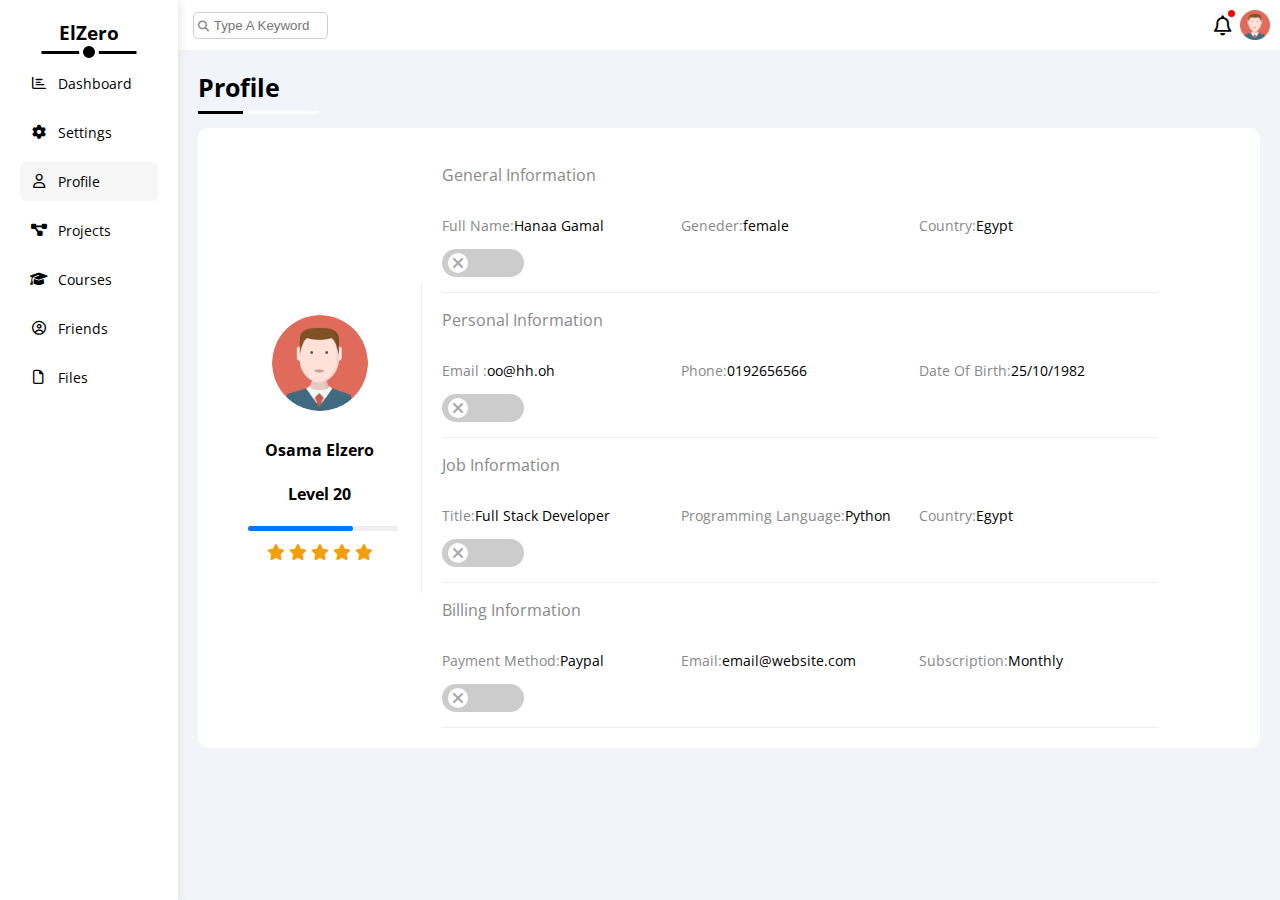
<file: profile.html>
<!DOCTYPE html>
<html lang="en">

<head>
  <meta charset="UTF-8">
  <meta http-equiv="X-UA-Compatible" content="IE=edge">
  <meta name="viewport" content="width=device-width, initial-scale=1.0">
  <link rel="stylesheet" href="css/all.min.css" />
  <link rel="stylesheet" href="css/framework.css" />
  <link rel="stylesheet" href="css/master.css" />
  <link rel="preconnect" href="https://fonts.googleapis.com" />
  <link rel="preconnect" href="https://fonts.gstatic.com" crossorigin />
  <link href="https://fonts.googleapis.com/css2?family=Open+Sans:wght@300;500&#038;display=swap" rel="stylesheet" />

  <title>Profile</title>
</head>

<body>
  <div class="page d-flex">
    <div class="sidebar bg-white p-20 p-relative">
      <h3 class="p-relative txt-c mt-0">ElZero</h3>
      <ul>
        <li>
          <a class="d-flex align-center fs-14 color-black radius-6 p-10" href="index.html">
            <i class="fa-regular fa-chart-bar fa-fw"></i>
            <span class="fs-14">Dashboard</span>
          </a>
        </li>
        <li>
          <a class=" d-flex align-center fs-14 color-black radius-6 p-10" href="setting.html">
            <i class="fa-solid fa-gear fa-fw"></i>
            <span class="fs-14">Settings</span>
          </a>
        </li>
        <li>
          <a class=" active d-flex align-center fs-14 color-black radius-6 p-10" href="profile.html">
            <i class="fa-regular fa-user fa-fw"></i>
            <span class="fs-14">Profile</span>
          </a>
        </li>
        <li>
          <a class="d-flex align-center fs-14 color-black radius-6 p-10" href="projects.html">
            <i class="fa-solid fa-diagram-project fa-fw"></i>
            <span class="fs-14">Projects</span>
          </a>
        </li>
        <li>
          <a class="d-flex align-center fs-14 color-black radius-6 p-10" href="courses.html">
            <i class="fa-solid fa-graduation-cap fa-fw"></i>
            <span>Courses</span>
          </a>
        </li>
        <li>
          <a class="d-flex align-center fs-14 color-black radius-6 p-10" href="friends.html">
            <i class="fa-regular fa-circle-user fa-fw"></i>
            <span class="fs-14">Friends</span>
          </a>
        </li>
        <li>
          <a class="d-flex align-center fs-14 color-black radius-6 p-10" href="files.html">
            <i class="fa-regular fa-file fa-fw"></i>
            <span class="fs-14">Files</span>
          </a>
        </li>      
      </ul>
    </div>
    <div class="content full-width ">
      <div class="toolbar  bg-white">
        <div class="search">

          <input type="search" name="search" placeholder="Type A Keyword" id="">
          <i class="fa-solid fa-magnifying-glass"></i>


        </div>
        <div class="tool-right">
          <div class="notifcation">
            <i class="fa-regular fa-bell fa-lg"></i>
          </div>
          <img src="Image/avatar.png" alt="">
        </div>
      </div>
      <h1>Profile</h1>
      <div class="profile-content d-flex p-20">
        <div class="details full-width d-flex bg-white radius-10 p-20">
            <div class="image">
                <img src="Image/avatar.png" alt="">
                <h4>Osama Elzero</h4>
                <h4 class="c" >Level 20</h4>
                <div class="progress rad-6 bg-eee p-relative">
                    <span style="width: 70%"></span>
                  </div>
                <div class="ratting mt-10">
                    <i class="fa-solid fa-star c-orange fs-13"></i>
                    <i class="fa-solid fa-star c-orange fs-13"></i>
                    <i class="fa-solid fa-star c-orange fs-13"></i>
                    <i class="fa-solid fa-star c-orange fs-13"></i>
                    <i class="fa-solid fa-star c-orange fs-13"></i>
                </div>

            </div>
            <div class="info">
                <p class="c-grey fs-16">General Information</p>
                <div class="boxs border-b">
                    <div class="box d-flex">
                        <p class="c-grey fs-14">Full Name:</p>
                        <p class="c-black fs-14"> Hanaa Gamal</p>
                    </div>
                    <div class="box d-flex">
                        <p class="c-grey fs-14">Geneder:</p>
                        <p class="c-black fs-14"> female</p>
                    </div>
                    <div class="box d-flex">
                        <p class="c-grey fs-14">Country: </p>
                        <p class="c-black fs-14"> Egypt</p>
                    </div>
                    <label class="mb-15">
                        <input type="checkbox" class="toggle-checkbox">
                        <div class="toggle-switch"></div>
                      </label>
                </div>
                <p class="c-grey fs-16">Personal Information</p>
                <div class="boxs  border-b">
                    <div class="box d-flex">
                        <p class="c-grey fs-14">Email : </p>
                        <p class="c-black fs-14">oo@hh.oh</p>
                    </div>
                    <div class="box d-flex">
                        <p class="c-grey fs-14">Phone: </p>
                        <p class="c-black fs-14"> 0192656566</p>
                    </div>
                    <div class="box d-flex">
                        <p class="c-grey fs-14">Date Of Birth: </p>
                        <p class="c-black fs-14"> 25/10/1982</p>
                    </div>
                    <label class="mb-15">
                        <input type="checkbox" class="toggle-checkbox">
                        <div class="toggle-switch"></div>
                      </label>
                </div>
                <p class="c-grey fs-16 ">Job Information</p>
                <div class="boxs  border-b">
                    <div class="box d-flex">
                        <p class="c-grey fs-14">Title: </p>
                        <p class="c-black fs-14"> Full Stack Developer</p>
                    </div>
                    <div class="box d-flex">
                        <p class="c-grey fs-14">Programming Language: </p>
                        <p class="c-black fs-14"> Python</p>
                    </div>
                    <div class="box d-flex">
                        <p class="c-grey fs-14">Country: </p>
                        <p class="c-black fs-14"> Egypt</p>
                    </div>
                    <label class="mb-15">
                        <input type="checkbox" class="toggle-checkbox">
                        <div class="toggle-switch"></div>
                      </label>
                </div>
                <p class="c-grey fs-16">Billing Information</p>
                <div class="boxs  border-b">
                    <div class="box d-flex">
                        <p class="c-grey fs-14">Payment Method: </p>
                        <p class="c-black fs-14"> Paypal</p>
                    </div>
                    <div class="box d-flex">
                        <p class="c-grey fs-14">Email: </p>
                        <p class="c-black fs-14"> email@website.com</p>
                    </div>
                    <div class="box d-flex">
                        <p class="c-grey fs-14">Subscription: </p>
                        <p class="c-black fs-14"> Monthly</p>
                    </div>
                    <label class="mb-15">
                        <input type="checkbox" class="toggle-checkbox">
                        <div class="toggle-switch"></div>
                      </label>

                </div>
            </div>

        </div>

      </div>
     





    </div>
  </div>

</body>

</html>
</file>
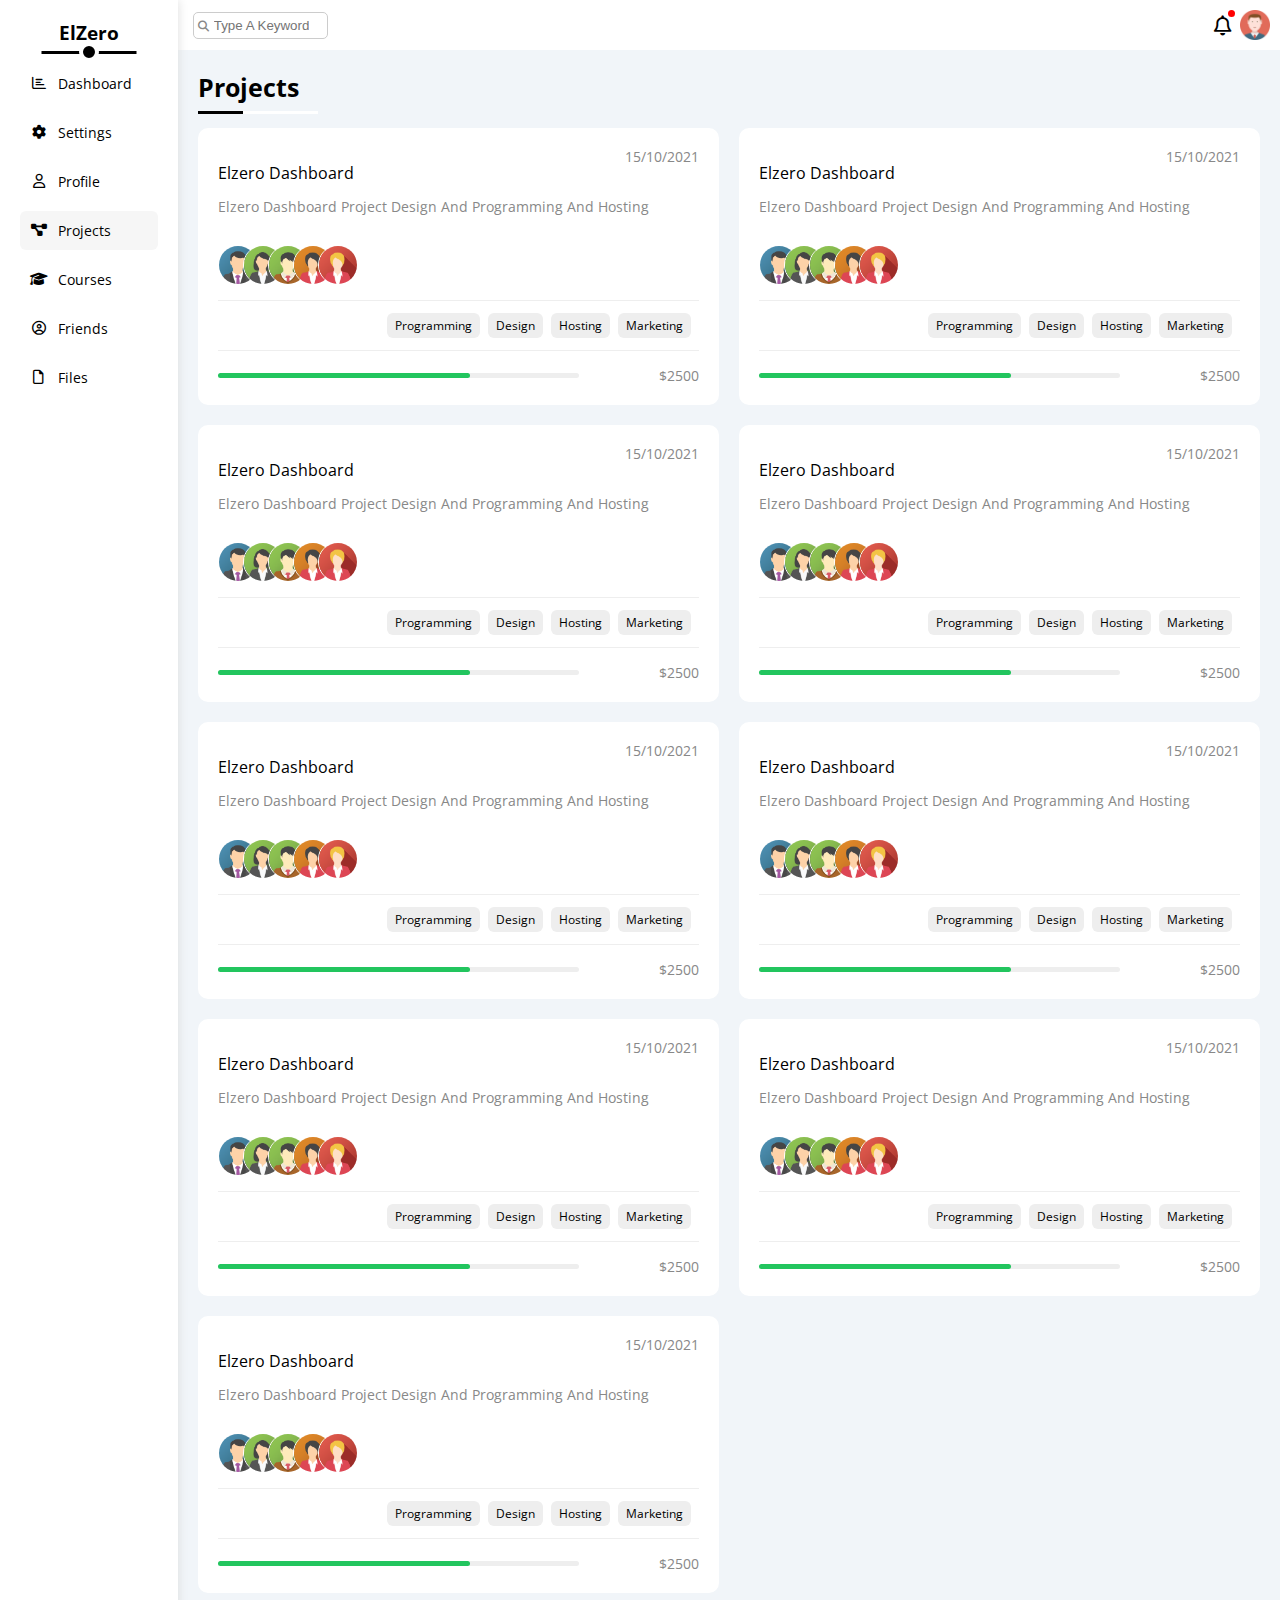
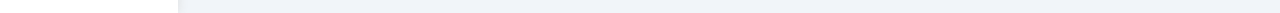
<file: projects.html>
<!DOCTYPE html>
<html lang="en">

<head>
  <meta charset="UTF-8">
  <meta http-equiv="X-UA-Compatible" content="IE=edge">
  <meta name="viewport" content="width=device-width, initial-scale=1.0">
  <link rel="stylesheet" href="css/all.min.css" />
  <link rel="stylesheet" href="css/framework.css" />
  <link rel="stylesheet" href="css/master.css" />
  <link rel="preconnect" href="https://fonts.googleapis.com" />
  <link rel="preconnect" href="https://fonts.gstatic.com" crossorigin />
  <link href="https://fonts.googleapis.com/css2?family=Open+Sans:wght@300;500&#038;display=swap" rel="stylesheet" />

  <title>Projects</title>
</head>

<body>
  <div class="page d-flex">
    <div class="sidebar bg-white p-20 p-relative">
      <h3 class="p-relative txt-c mt-0">ElZero</h3>
      <ul>
        <li>
          <a class="d-flex align-center fs-14 color-black radius-6 p-10" href="index.html">
            <i class="fa-regular fa-chart-bar fa-fw"></i>
            <span class="fs-14">Dashboard</span>
          </a>
        </li>
        <li>
          <a class=" d-flex align-center fs-14 color-black radius-6 p-10" href="setting.html">
            <i class="fa-solid fa-gear fa-fw"></i>
            <span class="fs-14">Settings</span>
          </a>
        </li>
        <li>
          <a class="  d-flex align-center fs-14 color-black radius-6 p-10" href="profile.html">
            <i class="fa-regular fa-user fa-fw"></i>
            <span class="fs-14">Profile</span>
          </a>
        </li>
        <li>
          <a class="active d-flex align-center fs-14 color-black radius-6 p-10" href="projects.html">
            <i class="fa-solid fa-diagram-project fa-fw"></i>
            <span class="fs-14">Projects</span>
          </a>
        </li>
        <li>
          <a class="d-flex align-center fs-14 color-black radius-6 p-10" href="courses.html">
            <i class="fa-solid fa-graduation-cap fa-fw"></i>
            <span>Courses</span>
          </a>
        </li>
        <li>
          <a class="d-flex align-center fs-14 color-black radius-6 p-10" href="friends.html">
            <i class="fa-regular fa-circle-user fa-fw"></i>
            <span class="fs-14">Friends</span>
          </a>
        </li>
        <li>
          <a class="d-flex align-center fs-14 color-black radius-6 p-10" href="files.html">
            <i class="fa-regular fa-file fa-fw"></i>
            <span class="fs-14">Files</span>
          </a>
        </li>        
      </ul>
    </div>
    <div class="content full-width ">
      <div class="toolbar  bg-white">
        <div class="search">

          <input type="search" name="search" placeholder="Type A Keyword" id="">
          <i class="fa-solid fa-magnifying-glass"></i>


        </div>
        <div class="tool-right">
          <div class="notifcation">
            <i class="fa-regular fa-bell fa-lg"></i>
          </div>
          <img src="Image/avatar.png" alt="">
        </div>
      </div>
      <h1>Projects</h1>
      <div class="projects p-20">
        <div class="project-content" >
            <div class="project bg-white radius-10 p-20 full-width">
                <div class="text">
                    <P class="fs-16 ">Elzero Dashboard</P>
                    <p class="fs-14 c-grey">Elzero Dashboard Project Design And Programming And Hosting</p>
                    <span class="c-grey fs-14">15/10/2021</span>
                </div>
                <div class="images d-flex pt-15 pb-15 border-b ">
                    <img src="Image/team-01.png" alt="">
                    <img src="Image/team-02.png" alt="">
                    <img src="Image/team-03.png" alt="">
                    <img src="Image/team-04.png" alt="">
                    <img src="Image/team-05.png" alt="">
                </div>
                <div class="tech d-flex mb-15 border-b ">
                    <p>Programming</p>
                    <p>Design</p>
                    <p>Hosting</p>
                    <p>Marketing</p>
                </div>
                <div class="prog-c d-flex space-between align-center">
                <div class="progress radius-6 bg-grey p-relative">
                    <span style="width: 70%" class="bg-green"></span>
                    
                  </div>
                  <span class="c-grey fs-14 price">$2500</span>
                </div>
            </div>
            <div class="project bg-white radius-10 p-20">
                <div class="text">
                    <P class="fs-16 ">Elzero Dashboard</P>
                    <p class="fs-14 c-grey">Elzero Dashboard Project Design And Programming And Hosting</p>
                    <span class="c-grey fs-14">15/10/2021</span>
                </div>
                <div class="images d-flex pt-15 pb-15 border-b ">
                    <img src="Image/team-01.png" alt="">
                    <img src="Image/team-02.png" alt="">
                    <img src="Image/team-03.png" alt="">
                    <img src="Image/team-04.png" alt="">
                    <img src="Image/team-05.png" alt="">
                </div>
                <div class="tech d-flex mb-15 border-b ">
                    <p>Programming</p>
                    <p>Design</p>
                    <p>Hosting</p>
                    <p>Marketing</p>
                </div>
                <div class="prog-c d-flex space-between align-center">
                <div class="progress radius-6 bg-grey p-relative">
                    <span style="width: 70%" class="bg-green"></span>
                    
                  </div>
                  <span class="c-grey fs-14 price">$2500</span>
                </div>
            </div>
            <div class="project bg-white radius-10 p-20">
                <div class="text">
                    <P class="fs-16 ">Elzero Dashboard</P>
                    <p class="fs-14 c-grey">Elzero Dashboard Project Design And Programming And Hosting</p>
                    <span class="c-grey fs-14">15/10/2021</span>
                </div>
                <div class="images d-flex pt-15 pb-15 border-b ">
                    <img src="Image/team-01.png" alt="">
                    <img src="Image/team-02.png" alt="">
                    <img src="Image/team-03.png" alt="">
                    <img src="Image/team-04.png" alt="">
                    <img src="Image/team-05.png" alt="">
                </div>
                <div class="tech d-flex mb-15 border-b ">
                    <p>Programming</p>
                    <p>Design</p>
                    <p>Hosting</p>
                    <p>Marketing</p>
                </div>
                <div class="prog-c d-flex space-between align-center">
                <div class="progress radius-6 bg-grey p-relative">
                    <span style="width: 70%" class="bg-green"></span>
                    
                  </div>
                  <span class="c-grey fs-14 price">$2500</span>
                </div>
            </div>
            <div class="project bg-white radius-10 p-20">
                <div class="text">
                    <P class="fs-16 ">Elzero Dashboard</P>
                    <p class="fs-14 c-grey">Elzero Dashboard Project Design And Programming And Hosting</p>
                    <span class="c-grey fs-14">15/10/2021</span>
                </div>
                <div class="images d-flex pt-15 pb-15 border-b ">
                    <img src="Image/team-01.png" alt="">
                    <img src="Image/team-02.png" alt="">
                    <img src="Image/team-03.png" alt="">
                    <img src="Image/team-04.png" alt="">
                    <img src="Image/team-05.png" alt="">
                </div>
                <div class="tech d-flex mb-15 border-b ">
                    <p>Programming</p>
                    <p>Design</p>
                    <p>Hosting</p>
                    <p>Marketing</p>
                </div>
                <div class="prog-c d-flex space-between align-center">
                <div class="progress radius-6 bg-grey p-relative">
                    <span style="width: 70%" class="bg-green"></span>
                    
                  </div>
                  <span class="c-grey fs-14 price">$2500</span>
                </div>
            </div>
            <div class="project bg-white radius-10 p-20">
                <div class="text">
                    <P class="fs-16 ">Elzero Dashboard</P>
                    <p class="fs-14 c-grey">Elzero Dashboard Project Design And Programming And Hosting</p>
                    <span class="c-grey fs-14">15/10/2021</span>
                </div>
                <div class="images d-flex pt-15 pb-15 border-b ">
                    <img src="Image/team-01.png" alt="">
                    <img src="Image/team-02.png" alt="">
                    <img src="Image/team-03.png" alt="">
                    <img src="Image/team-04.png" alt="">
                    <img src="Image/team-05.png" alt="">
                </div>
                <div class="tech d-flex mb-15 border-b ">
                    <p>Programming</p>
                    <p>Design</p>
                    <p>Hosting</p>
                    <p>Marketing</p>
                </div>
                <div class="prog-c d-flex space-between align-center">
                <div class="progress radius-6 bg-grey p-relative">
                    <span style="width: 70%" class="bg-green"></span>
                    
                  </div>
                  <span class="c-grey fs-14 price">$2500</span>
                </div>
            </div>
            <div class="project bg-white radius-10 p-20">
                <div class="text">
                    <P class="fs-16 ">Elzero Dashboard</P>
                    <p class="fs-14 c-grey">Elzero Dashboard Project Design And Programming And Hosting</p>
                    <span class="c-grey fs-14">15/10/2021</span>
                </div>
                <div class="images d-flex pt-15 pb-15 border-b ">
                    <img src="Image/team-01.png" alt="">
                    <img src="Image/team-02.png" alt="">
                    <img src="Image/team-03.png" alt="">
                    <img src="Image/team-04.png" alt="">
                    <img src="Image/team-05.png" alt="">
                </div>
                <div class="tech d-flex mb-15 border-b ">
                    <p>Programming</p>
                    <p>Design</p>
                    <p>Hosting</p>
                    <p>Marketing</p>
                </div>
                <div class="prog-c d-flex space-between align-center">
                <div class="progress radius-6 bg-grey p-relative">
                    <span style="width: 70%" class="bg-green"></span>
                    
                  </div>
                  <span class="c-grey fs-14 price">$2500</span>
                </div>
            </div>
            <div class="project bg-white radius-10 p-20">
                <div class="text">
                    <P class="fs-16 ">Elzero Dashboard</P>
                    <p class="fs-14 c-grey">Elzero Dashboard Project Design And Programming And Hosting</p>
                    <span class="c-grey fs-14">15/10/2021</span>
                </div>
                <div class="images d-flex pt-15 pb-15 border-b ">
                    <img src="Image/team-01.png" alt="">
                    <img src="Image/team-02.png" alt="">
                    <img src="Image/team-03.png" alt="">
                    <img src="Image/team-04.png" alt="">
                    <img src="Image/team-05.png" alt="">
                </div>
                <div class="tech d-flex mb-15 border-b ">
                    <p>Programming</p>
                    <p>Design</p>
                    <p>Hosting</p>
                    <p>Marketing</p>
                </div>
                <div class="prog-c d-flex space-between align-center">
                <div class="progress radius-6 bg-grey p-relative">
                    <span style="width: 70%" class="bg-green"></span>
                    
                  </div>
                  <span class="c-grey fs-14 price">$2500</span>
                </div>
            </div>
            <div class="project bg-white radius-10 p-20">
                <div class="text">
                    <P class="fs-16 ">Elzero Dashboard</P>
                    <p class="fs-14 c-grey">Elzero Dashboard Project Design And Programming And Hosting</p>
                    <span class="c-grey fs-14">15/10/2021</span>
                </div>
                <div class="images d-flex pt-15 pb-15 border-b ">
                    <img src="Image/team-01.png" alt="">
                    <img src="Image/team-02.png" alt="">
                    <img src="Image/team-03.png" alt="">
                    <img src="Image/team-04.png" alt="">
                    <img src="Image/team-05.png" alt="">
                </div>
                <div class="tech d-flex mb-15 border-b ">
                    <p>Programming</p>
                    <p>Design</p>
                    <p>Hosting</p>
                    <p>Marketing</p>
                </div>
                <div class="prog-c d-flex space-between align-center">
                <div class="progress radius-6 bg-grey p-relative">
                    <span style="width: 70%" class="bg-green"></span>
                    
                  </div>
                  <span class="c-grey fs-14 price">$2500</span>
                </div>
            </div>
            <div class="project bg-white radius-10 p-20">
                <div class="text">
                    <P class="fs-16 ">Elzero Dashboard</P>
                    <p class="fs-14 c-grey">Elzero Dashboard Project Design And Programming And Hosting</p>
                    <span class="c-grey fs-14">15/10/2021</span>
                </div>
                <div class="images d-flex pt-15 pb-15 border-b ">
                    <img src="Image/team-01.png" alt="">
                    <img src="Image/team-02.png" alt="">
                    <img src="Image/team-03.png" alt="">
                    <img src="Image/team-04.png" alt="">
                    <img src="Image/team-05.png" alt="">
                </div>
                <div class="tech d-flex mb-15 border-b ">
                    <p>Programming</p>
                    <p>Design</p>
                    <p>Hosting</p>
                    <p>Marketing</p>
                </div>
                <div class="prog-c d-flex space-between align-center">
                <div class="progress radius-6 bg-grey p-relative">
                    <span style="width: 70%" class="bg-green"></span>
                    
                  </div>
                  <span class="c-grey fs-14 price">$2500</span>
                </div>
            </div>

        </div>

      </div>
    





    </div>
  </div>

</body>

</html>
</file>
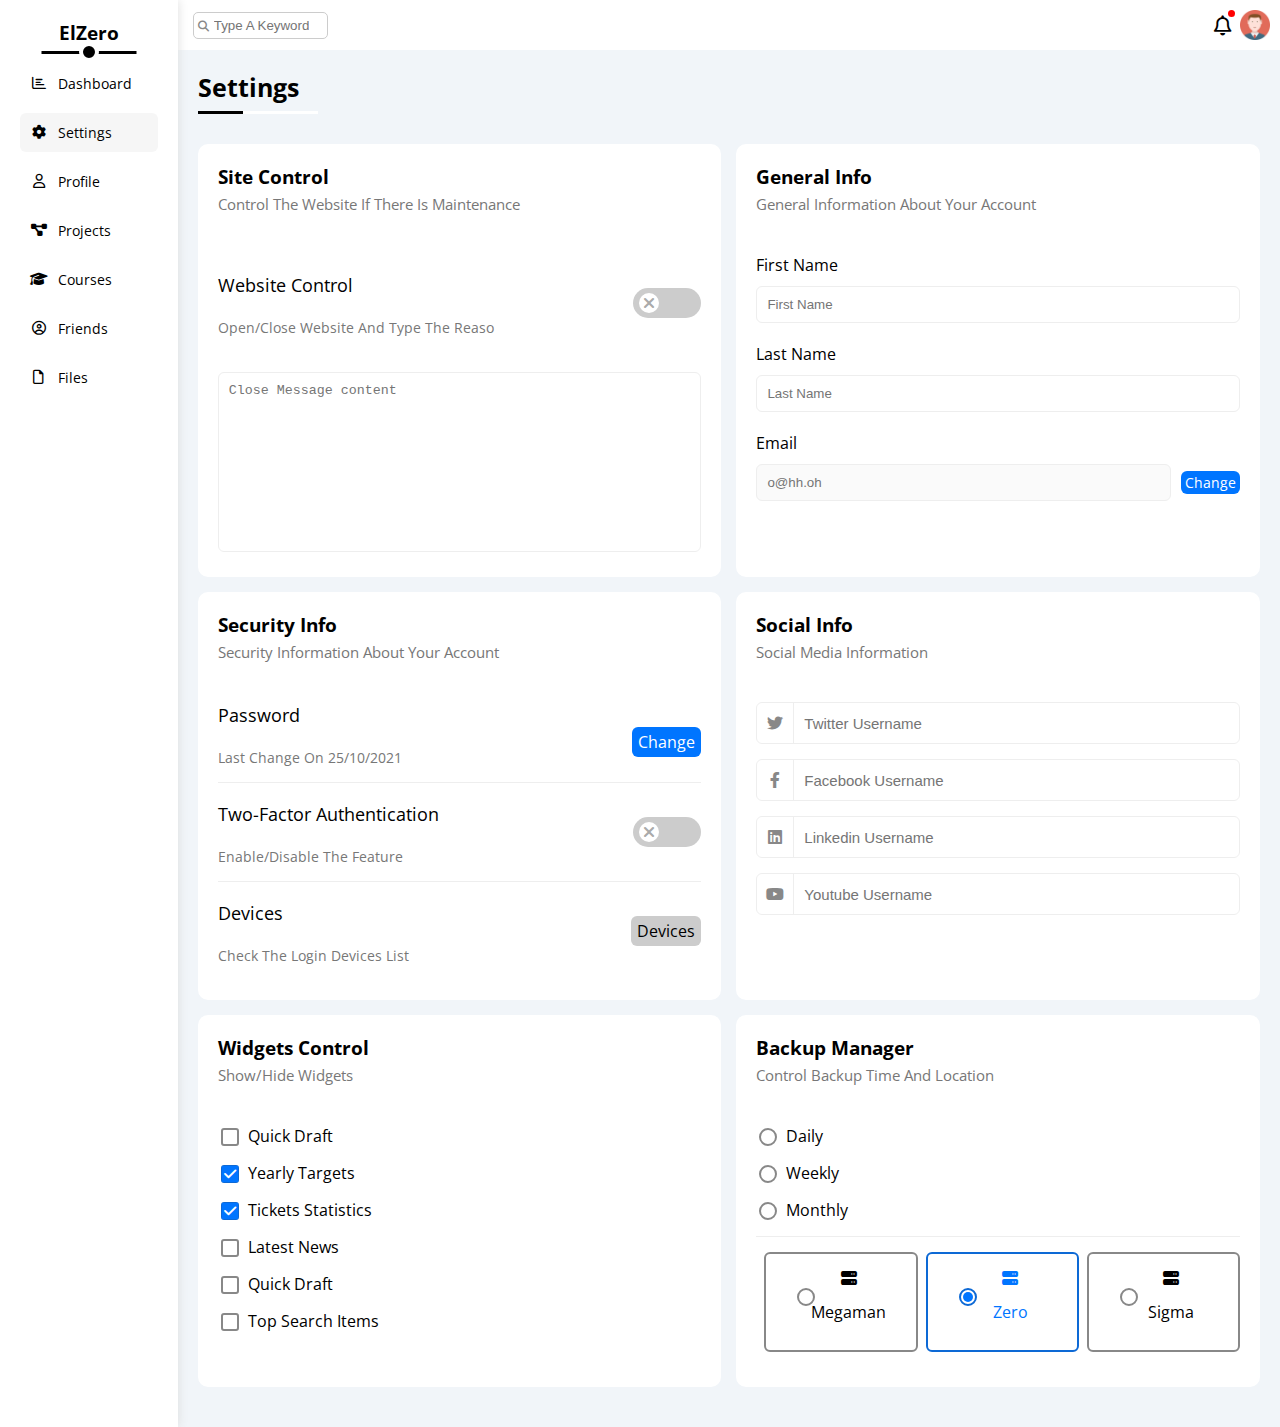
<file: setting.html>
<!DOCTYPE html>
<html lang="en">

<head>
  <meta charset="UTF-8">
  <meta http-equiv="X-UA-Compatible" content="IE=edge">
  <meta name="viewport" content="width=device-width, initial-scale=1.0">
  <link rel="stylesheet" href="css/all.min.css" />
  <link rel="stylesheet" href="css/framework.css" />
  <link rel="stylesheet" href="css/master.css" />
  <link rel="preconnect" href="https://fonts.googleapis.com" />
  <link rel="preconnect" href="https://fonts.gstatic.com" crossorigin />
  <link href="https://fonts.googleapis.com/css2?family=Open+Sans:wght@300;500&#038;display=swap" rel="stylesheet" />

  <title>setting</title>
</head>

<body>
  <div class="page d-flex">
    <div class="sidebar bg-white p-20 p-relative">
      <h3 class="p-relative txt-c mt-0">ElZero</h3>
      <ul>
        <li>
          <a class="d-flex align-center fs-14 color-black radius-6 p-10" href="index.html">
            <i class="fa-regular fa-chart-bar fa-fw"></i>
            <span class="fs-14">Dashboard</span>
          </a>
        </li>
        <li>
          <a class="active d-flex align-center fs-14 color-black radius-6 p-10" href="setting.html">
            <i class="fa-solid fa-gear fa-fw"></i>
            <span class="fs-14">Settings</span>
          </a>
        </li>
        <li>
          <a class="d-flex align-center fs-14 color-black radius-6 p-10" href="profile.html">
            <i class="fa-regular fa-user fa-fw"></i>
            <span class="fs-14">Profile</span>
          </a>
        </li>
        <li>
          <a class="d-flex align-center fs-14 color-black radius-6 p-10" href="projects.html">
            <i class="fa-solid fa-diagram-project fa-fw"></i>
            <span class="fs-14">Projects</span>
          </a>
        </li>
        <li>
          <a class="d-flex align-center fs-14 color-black radius-6 p-10" href="courses.html">
            <i class="fa-solid fa-graduation-cap fa-fw"></i>
            <span>Courses</span>
          </a>
        </li>
        <li>
          <a class="d-flex align-center fs-14 color-black radius-6 p-10" href="friends.html">
            <i class="fa-regular fa-circle-user fa-fw"></i>
            <span class="fs-14">Friends</span>
          </a>
        </li>
        <li>
          <a class="d-flex align-center fs-14 color-black radius-6 p-10" href="files.html">
            <i class="fa-regular fa-file fa-fw"></i>
            <span class="fs-14">Files</span>
          </a>
        </li>       
      </ul>
    </div>
    <div class="content full-width ">
      <div class="toolbar  bg-white">
        <div class="search">

          <input type="search" name="search" placeholder="Type A Keyword" id="">
          <i class="fa-solid fa-magnifying-glass"></i>


        </div>
        <div class="tool-right">
          <div class="notifcation">
            <i class="fa-regular fa-bell fa-lg"></i>
          </div>
          <img src="Image/avatar.png" alt="">
        </div>
      </div>
      <h1>Settings</h1>
      <div class="settings">
        <div class="site-control bg-white overflow p-20 radius-10 ">
          <div class="head">
            <h3>Site Control</h3>
            <p>Control The Website If There Is Maintenance</p>
          </div>
          <div class="set-text d-flex space-between align-center">
            <div class="text">
              <p class="f">Website Control</p>
              <p class="s">Open/Close Website And Type The Reaso</p>
            </div>
            <label>
              <input type="checkbox" class="toggle-checkbox">
              <div class="toggle-switch"></div>
            </label>

          </div>
          <textarea name="" id="" cols="30" rows="10" placeholder="Close Message content"
            class="text-area full-width radius-6 p-10"></textarea>

        </div>
        <div class="General-Info bg-white overflow p-20  radius-10">
          <div class="head ">
            <h3>General Info</h3>
            <p>General Information About Your Account</p>
          </div>
          <label for="">First Name </label>
          <input type="text" placeholder="First Name" class="full-width p-10 mt-10 border-eee radius-6 mb-20">

          <label for="">Last Name </label>
          <input type="text" placeholder="Last Name" class="full-width p-10 mt-10 border-eee radius-6 mb-20">

          <label for="">Email</label>
          <div class="email d-flex space-between align-center">
            <input type="text" placeholder="o@hh.oh" class="full-width p-10 mt-10 border-eee radius-6" disabled>
            <a href="#" class="bg-blue fs-14 mt-10 p-status c-white radius-6 ml-10  ">Change</a>
          </div>
        </div>
        <!-- security -->
        <div class="security-info bg-white overflow p-20  radius-10">
          <div class="head">
            <h3>Security Info</h3>
            <p>Security Information About Your Account</p>
          </div>
          <div class="set-text d-flex space-between align-center border-b">
            <div class="text">
              <p class="f mt-0">Password</p>
              <p class="s">Last Change On 25/10/2021</p>
            </div>
            <a href="#" class="bg-blue fs-16 p-status-2 c-white radius-6  ">Change</a>
          </div>
          <div class="set-text d-flex space-between align-center border-b">
            <div class="text">
              <p class="f">Two-Factor Authentication</p>
              <p class="s">Enable/Disable The Feature</p>
            </div>
            <label>
              <input type="checkbox" class="toggle-checkbox">
              <div class="toggle-switch"></div>
            </label>
          </div>
          <div class="set-text d-flex space-between align-center">
            <div class="text">
              <p class="f">Devices</p>
              <p class="s">Check The Login Devices List</p>
            </div>
            <a href="#" class="bg-gray c-black fs-16 p-status-2 radius-6 ">Devices</a>
          </div>
        </div>
        <!-- social -->
        <div class="social bg-white overflow p-20  radius-10">
          <div class="head">
            <h3>Social Info</h3>
            <p>Social Media Information</p>
          </div>
          <div class="d-flex align-center mb-15 radius-6 border-eee">
            <i class="fa-brands fa-twitter d-flex just-center align-center c-grey"></i>
            <input class="full-width" type="text" placeholder="Twitter Username" />
          </div>
          <div class="d-flex align-center mb-15 radius-6 border-eee">
            <i class="fa-brands fa-facebook-f d-flex just-center align-center c-grey"></i>
            <input class="full-width" type="text" placeholder="Facebook Username" />
          </div>
          <div class="d-flex align-center mb-15 radius-6 border-eee ">
            <i class="fa-brands fa-linkedin d-flex just-center align-center c-grey"></i>
            <input class="full-width" type="text" placeholder="Linkedin Username" />
          </div>
          <div class="d-flex align-center radius-6 border-eee">
            <i class="fa-brands fa-youtube d-flex just-center align-center c-grey"></i>
            <input class="full-width" type="text" placeholder="Youtube Username" />
          </div>
        </div>
        <!-- Widgets Control -->
        <div class="widgets-control bg-white overflow p-20  radius-10">
          <div class="head">
            <h3>Widgets Control</h3>
            <p>Show/Hide Widgets</p>
          </div>
          <div class="control d-flex align-center mb-15">
            <input type="checkbox" id="one">
            <label for="one">Quick Draft</label>
          </div>
          <div class="control d-flex align-center mb-15 ">
            <input type="checkbox" id="two" checked>
            <label for="two">Yearly Targets</label>
          </div>
          <div class="control d-flex align-center mb-15">
            <input type="checkbox" id="3" checked>
            <label for="3">Tickets Statistics</label>
          </div>
          <div class="control d-flex align-center mb-15">
            <input type="checkbox" id="4">
            <label for="4">Latest News</label>
          </div>
          <div class="control d-flex align-center mb-15">
            <input type="checkbox" id="5">
            <label for="5">Quick Draft</label>
          </div>
          <div class="control d-flex align-center mb-15">
            <input type="checkbox" id="6">
            <label for="6">Top Search Items</label>
          </div>
        </div>
        <!-- Backup Manager -->
        <div class="backup-manager bg-white overflow p-20  radius-10">
          <div class="head">
            <h3>Backup Manager</h3>
            <p>Control Backup Time And Location</p>
          </div>
          <div class="backup d-flex align-center mb-15">
            <input type="radio" id="i" name="Time">
            <label for="i">Daily</label>
          </div>
          <div class="backup d-flex align-center mb-15">
            <input type="radio" id="ii" name="Time">
            <label for="ii">Weekly</label>
          </div>
          <div class="backup d-flex align-center mb-15 pb-15 border-b">
            <input type="radio" id="iii" name="Time">
            <label for="iii">Monthly</label>
          </div>
          <div class="boxs d-flex  align-center txt-c">
            <input type="radio" name="servers" id="server-one" />
            <div class="server mb-15 rad-10 full-width border-eee ">
              <label class="d-block m-15" for="server-one">
                <i class="fa-solid fa-server d-block mb-15"></i>
                Megaman
              </label>
            </div>
            <input type="radio" name="servers" id="server-two" checked />
            <div class="server mb-15 rad-10 full-width ">
              <label class="d-block m-15" for="server-two">
                <i class="fa-solid fa-server d-block mb-15"></i>
                Zero
              </label>
            </div>
            <input type="radio" name="servers" id="server-three" />
            <div class="server mb-15 rad-10 full-width">
              <label class="d-block m-15" for="server-three">
                <i class="fa-solid fa-server d-block mb-15"></i>
                Sigma
              </label>
            </div>

          </div>

        </div>
      </div>






    </div>
  </div>

</body>

</html>
</file>
<file: css/framework.css>
.overflow{
    overflow: hidden;
}
.d-block{
    display: block;
}
.d-flex{
    display: flex;
}
.flex-1{
    flex: 1;
}
.align-center{
    align-items: center;
}
.space-between{
    justify-content: space-between;
}
.just-center{
    justify-content: center;
}
/* color */
.bg-white{
    background-color: white;
}
/* end color */
/* spaces */
.p-10{
    padding: 10px;
}
.p-status{
    padding: 2px 4px;
}
.p-status-2{
    padding:4px 6px;
}
.p-20{
    padding: 20px;
}
.pr-20{
    padding-right: 20px;
}

.pb-15{
    padding-bottom: 15px;
}
.pt-15{
    padding-top: 15px;
}
.pt-0{
    padding-top: 0;
}
.pl-20{
    padding-left: 20px;
}
.pl-10{
    padding-left: 10px;
}
.pl-15{
    padding-left: 15px;
}
.m-0{
    margin: 0;
}
.mt-0{
    margin-top: 0;
}
.mt-25{
    margin-top: 25px;
}
.mt-10{
    margin-top: 10px;
}
.ml-10{
    margin-left: 10px;
}
.ml-20{
    margin-left: 20px;
}
.ml-50{
    margin-left: 50px;
}
.mr-10{
    margin-right: 10px;
}
.ml-15{
    margin-left: 15px;
}
.mr-15{
    margin-right: 15px;
}
.mr-20{
    margin-right: 20px;
}
.mb-20{
    margin-bottom: 20px;
}
.mb-15{
    margin-bottom: 15px;
}

/* end spaces */
/* txt-position */
.txt-c{
    text-align: center;
}

/* end txt-position */
/* position */
.p-relative{
    position: relative;
}
/* end-position */
/* font-style */
.fs-14{
    font-size: 14px;
}
.fs-12{
    font-size: 12px;
}
.fs-16{
    font-size: 16px;
}
.color-black{
    color: black;
}
/* end-font-style */
/* border-style */
.radius-10{
    border-radius: 10px;
}
.radius-6{
    border-radius: 6px;
}
.border-eee{
    border: 1px solid #eee;
}
.border-b{
    border-bottom: 1px solid #eee;

}
/* end border */
.full-width{
    width: 100%;
}
/* color */
.c-orange{
    color: #f59e0b;
}
.c-blue{
    color: #0075ff;
}
.c-green{
color: #22c55e;
}
.c-red{
color: #f44336;
}
.c-white{
    color: white;
}
.c-black{
    color: black;
}
.c-grey{
    color: var(--grey-color);
    }
.c-eee{
    color: #eee;

}
.bg-grey{
   background-color: #eee;
    }
.bg-orange{
    background-color: #f59e0b;
}
.bg-blue{
   background-color: #0075ff;
}
.bg-green{
background-color: #22c55e;
}
.bg-red{
background-color: #f44336;
}
.bg-gray{
    background-color: #ccc;
    }
</file>
<file: css/master.css>
* {
    box-sizing: border-box;
  }
  :root {
    --blue-color: #0075ff;
    --blue-alt-color: #0d69d5;
    --orange-color: #f59e0b;
    --green-color: #22c55e;
    --red-color: #f44336;
    --grey-color: #888;
  }
  body {
    font-family: "Open Sans", sans-serif;
    margin: 0;
  }
  ::-webkit-scrollbar {
    width: 15px;
}

::-webkit-scrollbar-thumb {
    background-color: var(--blue-color);
}
::-webkit-scrollbar-track {
    background-color: white
}
::-webkit-scrollbar-thumb:hover {
  background-color: var(--blue-alt-color)
}
  *:focus {
    outline: none;
  }
  a {
    text-decoration: none;
  }
  ul {
    list-style: none;
    padding: 0;
  }
  .page {
    background-color: #f1f5f9;
    min-height: 100vh;
  }
  /* Start Sidebar */
  .sidebar {
    width: 200px;
    box-shadow: 0 0 10px #ddd;
  }
  .sidebar h3{
    position: relative;
  }
  .sidebar h3::before,.sidebar h3::after{
    content: "";
    position: absolute;
    background-color: black;
    left: 50%;
    transform: translateX(-50%);
  }
  .sidebar h3::before{
    width: 95px;
    height: 3px;
    bottom: -9px;
  }
  .sidebar h3::after{
    width: 12px;
    height: 12px;
    border-radius: 50%;
    bottom: -17px;
    border: 4px solid white;
  }
  .sidebar .active,.sidebar a:hover{
    background-color: #f6f6f6;
  }
  .sidebar li{
    margin-bottom: 10px;
  }
  
  .sidebar i{
    margin-right: 10px;
  }
  @media (max-width:767px) {
    .sidebar{
        width: 58px;
        padding:10px;
    }
    .sidebar h3{
        font-size: 12px;
    }
    .sidebar h3::after,.sidebar h3::before, .sidebar a span{
        display: none;
    }
}
.content{
  overflow: hidden;
}
.toolbar{
  display: flex;
  justify-content: space-between;
  align-items: center;
  padding: 10px;
}
.toolbar .search  {
  position: relative;
  margin-left: 5px;
}
.toolbar .search input{
    padding: 5px;
    border-radius: 5px;
    border: 1px solid #ccc;
    width: 135px;
    transition: width 0.3s;
    padding-left: 20px;
    
  }
  .toolbar .search input:focus {
    width: 180px;
  }
  .toolbar .search input:focus::placeholder {
    opacity: 0;
  }

.toolbar .search i::before{
  position: absolute;
  left: 5px;
  top: 50%;
  transform: translateY(-50%);
  font-size: 11px;
  color: var(--grey-color);
}

.toolbar .tool-right{
  display: flex;
  align-items: center;
}
.toolbar .notifcation{
  position: relative;
  margin-right: 8px;
}
.toolbar .tool-right .notifcation i{
  font-size: 20px;
 
}
.toolbar .tool-right .notifcation::before{
  content: '';
  position: absolute;
  width: 7px;
  height: 7px;
  background-color: red;
  border-radius: 50%;
  top: -4px;
  right: -3px;
}
.toolbar .tool-right img{
  width: 30px;
  height: 30px;
}
.content h1{
position: relative;
margin: 20px 20px 4px ;
font-size: 25px;
}

.content h1::before{
  position: absolute;
  content: "";
  height: 3px;
  width: 120px;
  background-color: white;
  bottom: -10px;
  left: 0;
}

.content h1::after {
  position: absolute;
  content: '';
  width: 45px;
  height: 3px;
  background-color: black;
  left: 0;
  bottom: -10px;
}
.first{
  display: grid;
  grid-template-columns: repeat(auto-fill,minmax(400px ,1fr));
  gap: 15px;
  margin: 40px 20px ;
 
}
@media (max-width:767px) {
  
  .first{
   
    grid-template-columns: minmax(200px ,1fr);
    gap: 10px;
    margin: 20px 10px ;
   
  }
}
.first .welcome{
  overflow: hidden;
  border-radius:10px ;
 
}
.first .welcome .header{
display: flex;
align-items: center;
justify-content: space-between;
background-color: #eee;
margin-bottom: 0;

}

.head h3{
  margin-bottom:5px;
  margin-top: 0;
  
}
.head p{
  margin: 0 0 40px;
  color: #777;
  font-size: 15px;
}
.first .header img{
    height: 88px;
    margin-right: 23px;
}
.first .image{
  position: relative;
}
.first .image img{
height: 70px;
width: 70px;
border-radius: 50%;
border: 5px solid white;
position: absolute;
top: -35px;
left: 17px;
z-index: 1;
}
.first .boxs{
  background-color: white;
  margin-top: 0;
  display: grid;
  grid-template-columns: repeat(auto-fill ,minmax(140px ,1fr));
  text-align: center;
  position: relative;
  transition: 0.3;
  padding-top: 70px;
  padding-bottom: 100px;
}
/* @media (max-width:892px) {
  .first .boxs{
    grid-template-columns: repeat(auto-fill ,minmax(200px ,1fr));
    text-align: center;
  }
}
@media (max-width:821px) {
  .first .boxs{
    grid-template-columns: repeat(auto-fill ,minmax(200px ,1fr));
    text-align: center;
  }
}
@media (max-width:633px) {
  .first .boxs{
    grid-template-columns: repeat(auto-fill ,minmax(150px ,1fr));
    text-align: center;
  }
}
@media (max-width:542px) {
  .first .boxs{
    grid-template-columns: repeat(auto-fill ,minmax(120px ,1fr));
    text-align: center;
  }
}
@media (max-width:400px) {
  .first .boxs{
    grid-template-columns: repeat(auto-fill ,minmax(80px ,1fr));
    text-align: center;
  }
  .first .box{
    margin-bottom: 2px;
  }
} */

.first .box-f::before{
  content: '';
  height: 1px;
  width: 100%;
  background-color: #ccc;
  position: absolute;
  left: 0;
  top:62px;
}
.first .box-l::after{
  content: '';
  height: 1px;
  width: 100%;
  background-color: #ccc;
  position: absolute;
  left: 0;
  bottom:82px;
}
.first .boxs .box{

  /* margin-top: 70px;
 margin-bottom: 100px; */
}
.first .boxs .box p,.first .boxs .box-f p,.first .boxs .box-l p{
  margin-bottom: 0;
  font-size: 14px;
}
.first .boxs .box span,.first .boxs .box-f span,.first .boxs .box-l span{
  color: #777;
  font-size: 12px;
}
.first .boxs input{
  width: fit-content;
  position: absolute;
  bottom: 16px;
  right: 14px;
  color: white;
  font-size: 14px;
  background-color: var(--blue-color);
  border-radius: 6px;
  border: none;
  padding: 4px 10px;
  cursor: pointer;
  
}
.first .boxs input:hover{
  background-color: var(--blue-alt-color);
}
.first .quick{
  border-radius:10px ;
  overflow: hidden;
  background-color: white;
}
.first .quick h3{
  margin-bottom: 0;
}
.first .quick p{
  color: #777;
  margin-top: 3px;
    font-size: 15px;
   
}
.first .inputs{
  
  position: relative;
  margin-bottom: 25px;
  margin-top: 30px;
}
.first .inputs input{
  width: 100%;
  border-radius: 6px;
  border: none;
  margin-bottom: 15px;
  padding: 5px;
  background-color: #eee;
  padding-left: 10px;
}
.first .inputs textarea{
  background-color: #eee;
  width: 100%;
  border-radius: 6px;
  border: none;
  margin-bottom: 19px;
  padding-left: 10px;
  resize: none;
  height: 120px;
}
.first .inputs .save{
  width: fit-content;
  right:0;
  position: absolute;
  bottom: -29px;
  color: white;
  font-size: 13px;
  padding: 3px 7px;
  background-color: var(--blue-alt-color)
}
.targets{
  border-radius:10px ;
  overflow: hidden;
  background-color: white;
}
.targets .target-content{
  flex-direction: column;
}
.targets .target{
  display: flex;
  align-items: center;
  margin-bottom: 10px;
}
.targets .doller,.targets .hash ,.targets .profile{
  display: flex;
  align-items: center;
  justify-content: center;
  width: 70px;
  height: 70px;

}
.targets .doller{
  background-color: rgb(0 117 255 / 20%);
  color: var(--blue-color);
}
.targets .hash{
  background-color: rgb(245 158 11 / 20%);
  color: var(--orange-color);
}
.targets .profile{
  background-color: rgb(34 197 94 / 20%);
  color: var(--green-color);
}
.targets .text{
  margin-left: 20px;
  margin-top: 0;
  width: 70%;
}
.targets .text p{
  color:#777;
  margin-bottom: 0;
  margin-top: 0;
  font-size: 12px;
}
.targets .text h3{
  margin-top: 2px;
  font-size: 15px;
  position: relative;
}
.targets .text h3 span{
  position: absolute;
  
}

.targets .text .progress-d {
  width: 100%;
  height: 3px;
  background-color: rgb(0 117 255 / 20%);
  position: relative;
  
}

.targets .text .progress-d span{
  position: absolute;
  height: 3px;
  background-color: var(--blue-color);


}
.targets .text .progress-d span::before{
  content: attr(data-progress);
  background-color: var(--blue-color);
  color: white;
  position: absolute;
  top: -30px;
  right: -16px;
  text-align: center;
  padding: 3px 5px;
  font-size: 12px;
  border-radius: 3px;

}
.targets .text .progress-d span::after{
  content: "";
  position: absolute;
  right: -10px;
  top: -10%;
  border-width: 10px;
  border-style: solid;
  border-color:var(--blue-color) transparent transparent transparent;
  margin-top: -10px;
 }
.targets .text .progress-h {
  width: 100%;
  height: 3px;
  background-color: rgb(245 158 11 / 20%);
  position: relative;
}
.targets .text .progress-h span{
  position: absolute;
  height: 3px;
  background-color: var(--orange-color);


}
.targets .text .progress-h span::before{
  content: attr(data-progress);
  background-color: var(--orange-color);
  color: white;
  position: absolute;
  top: -30px;
  right: -16px;
  text-align: center;
  padding: 3px 5px;
  font-size: 12px;
  border-radius: 3px;

}
.targets .text .progress-h span::after{
  content: "";
  position: absolute;
  right: -10px;
  top: -10%;
  border-width: 10px;
  border-style: solid;
  border-color:var(--orange-color) transparent transparent transparent;
  margin-top: -10px;
 }
.targets .text .progress-p {
  width: 100%;
  height: 3px;
  background-color: rgb(0 117 255 / 20%);
  position: relative;
}
.targets .text .progress-p span{
  position: absolute;
  height: 3px;
  background-color: var(--green-color);


}
.targets .text .progress-p span::before{
  content: attr(data-progress);
  background-color: var(--green-color);
  color: white;
  position: absolute;
  top: -30px;
  right: -16px;
  text-align: center;
  padding: 3px 5px;
  font-size: 12px;
  border-radius: 3px;

}
.targets .text .progress-p span::after{
  content: "";
  position: absolute;
  right: -10px;
  top: -10%;
  border-width: 10px;
  border-style: solid;
  border-color:var(--green-color) transparent transparent transparent;
  margin-top: -10px;
 }
 /* tickets */
 .tickets {
  border-radius:10px ;
  overflow: hidden;
  background-color: white;
  
 }
 .tickets .ticket-content{
  display: grid;
  grid-template-columns: repeat(auto-fill ,minmax(180px ,1fr));
  text-align: center;
  gap: 10px;
  margin-right: 10px;
  padding-bottom: 10px;
 }
 .tickets .ticket{
  border-radius:10px ;
  border: 1px solid #eee;
 }
 .tickets .ticket i{
  margin-bottom: 0;
  padding-top:15px ;
 }
 .tickets .ticket h4{
  margin-top: 8px;
  margin-bottom: 4px
 }
 .tickets .ticket p{
  margin-top: 0;
  color: #777;
  font-size: 15px;
 }
 .latest-news{
  border-radius:10px ;
  overflow: hidden;
  background-color: white;
 }


 .news-content .news{
   align-items: center;
   align-items: center;
   margin-bottom: 12px;
 }
 .news-content .news img{
  width: 80px;
  height: 60px;
  border-radius: 10px;

 }
 .news-content .news .new{
  align-items: center;
   width: 75%;
   justify-content: space-between;
 }
 .news-content .new .text{
  margin-left: 14px;
 }
 .news-content .new .text h4{
  margin-bottom: 0;
  margin-top: 0;
 }
 .news-content .news .text p{
  margin-top: 1px;
    color: #777;
    font-size: 12px;
    margin-bottom: 3px;
 }
 .news-content .new .day,.news-content .new .day-f{
  font-size: 12px;
  padding: 5px 10px;
  background-color: #eee;
  border: none;
  border-radius:6px ;
 }
 @media (max-width:767px) {
  .latest-news .head{
    text-align: center;
    margin-bottom: 5px;
  }
  .news-content .news{
  text-align: center;
  flex-direction: column;
  display: flex;
  margin-right: 10px;
  }

  .news-content .new{
    text-align: center;
    flex-direction: column;
    display: flex;
    margin-top: 5px;
    }
    .news-content .new .day,.news-content .new .day-f{
    margin-top: 5px;
    position: relative;
     }
     .news-content .new .day::before{
      content: '';
      position: absolute;
      height: 1px;
      width: 252px;
      background-color: #ddd;
      left: 50%;
      transform: translateX(-50%);
      bottom: -12px;
       }
 }
 .latest-tasks{
  border-radius:10px ;
  overflow: hidden;
  background-color: white;
 }
 .latest-tasks .tasks-content{
  flex-direction: column;

 }
 .latest-tasks .tasks-content .tasks{
  display: flex;
  align-items: center;
  justify-content: space-between;
  border-bottom: 1px solid #eee;
  /* position: relative; */
 }
 /* .latest-tasks .tasks-content .tasks::before{
  content: '';
  p
 } */
 .latest-tasks .tasks-content .text{
  line-height: .5;
 }
 .latest-tasks .tasks-content .c-line .text h4{
  width: fit-content;
 }
 .latest-tasks .tasks-content .c-line .text h4{
text-decoration: line-through;
 }
 .latest-tasks .tasks-content .c-line .text p{
  
  text-decoration: line-through;
   
   }
 .latest-tasks .tasks-content .text p{
  font-size: 13px;
  color: #777;
 }
 .latest-tasks .tasks-content .c-line{
opacity: 0.3;
 }
.latest-tasks .tasks-content .tasks i:hover{
  color: var(--red-color);
 }
 .last-project{
  border-radius:10px ;
  overflow: hidden;
  background-color: white;
 }
 .last-project ul::before{
  content: '';
  position: absolute;
  width: 2px;
  height: 100%;
  background-color: var(--blue-color);
  left: -25px;
 }
 .last-project ul li::before{
  position: absolute;
  content: '';
  width: 20px;
  height: 20px;
  border-radius: 50%;
  border: 2px solid white;
  background-color: white;
  left: -36px;
  outline: 2px solid var(--blue-alt-color) 
 }
 .last-project ul .done::before{
background-color: var(--blue-color);
 }
 
 .last-project ul .current::before{
  animation: c-color 0.8s infinite alternate;
 }
 @keyframes c-color {
  from{
    background-color: var(--blue-color);
  }
  to{
    background-color: white;
  }
 }

 .reminders{
  border-radius:10px ;
  overflow: hidden;
  background-color: white;
 }
 .reminders .text{
  line-height: .5;
  position: relative;
  margin-bottom: 40px;
 }
 .reminders .text h4{
  font-size: 15px;
 }
 .reminders .text p{
  color: #777;
 font-size: 13px;
 }
 .reminders .text::before{
    position: absolute;
    content: '';
    width: 2px;
    height: 143%;
    background-color: var(--blue-color);
    top: 50%;
    transform: translateY(-50%);
    left: -15px;
 }
 .reminders .text::after{
  position: absolute;
  content: '';
  width: 15px;
  height: 15px;
  border-radius: 50%;
  background-color: var(--blue-color);
  top: 50%;
  transform: translateY(-50%);
  left: -15px;
  left: -38px;

 }
 .project-table{
  border-radius:10px ;
  overflow: hidden;
  background-color: white;
 }
 .project-table .table{
  padding: 20px;
  overflow-x: auto;
 }
 .project-table table{
  min-width: 1000px;
  border-spacing: 0;
 }
 .project-table table thead{

 }
 
 .project-table table thead td{
  background-color: #eee;
  font-weight: bold;
  
 
 }
 .project-table table td{
  padding: 15px ;
  transition: 0.3s;
 }
 .project-table table tbody{

 }
 .project-table table tbody tr:hover td{
  background-color: #faf7f7;

 }
 .project-table table tbody td:last-child{
  border-right: 1px solid #EEE;
 }
 .project-table table tbody td{
  border-bottom: 1px solid #eee;
  border-left: 1px solid #EEE;

 }
 .project-table table tbody td img{
  width: 30px;
  height: 30px;
  border-radius: 50%;
  border: 2px solid white;
 
 }
 .project-table table tbody td img:not(:first-child){
  margin-left: -20px;
 }
 /* settings */
 .toggle-checkbox{
  -webkit-appearance: none;
  appearance: none;
  display: none;

 }
 .toggle-switch{
  background-color: #ccc;
  height: 30px;
  width: 68px;
  border-radius: 15px;
  position: relative;
  transition: 0.3s;
  cursor: pointer;
 }
 .toggle-switch::before{
  font-family: var(--fa-style-family-classic);
  content: "\f00d";
  font-weight: 900;
  background-color: white;
  width: 20px;
  height: 20px;
  position: absolute;
  border-radius: 50%;
  top: 5px;
  left: 6px;
  display: flex;
  justify-content: center;
  align-items: center;
  color: #aaa;
  transition: 0.3s;
 }
 .toggle-checkbox:checked + .toggle-switch {
  background-color: var(--blue-color);
}
.toggle-checkbox:checked + .toggle-switch::before {
  content: "\f00c";
  left: 42px;
  color: var(--blue-color);
}
/* settings */
.settings{
    display: grid;
    grid-template-columns: repeat(auto-fill,minmax(400px ,1fr));
    gap: 15px;
    margin: 40px 20px ;
  
}
@media (max-width: 767px){
.settings{
    grid-template-columns: minmax(200px ,1fr);
    gap: 10px;
    margin: 20px 10px;
}
}
.settings .text{
  line-height: 1.5;
}
.settings .set-text .text .f{
  font-size: 18px;
}
.settings .set-text .text .s{
  color: #777;
  font-size: 14px;
  }
  .site-control .text-area{
    resize: none;
    border-color: #eee;
    min-height: 180px;
    margin-top: 20px;
  }
  .social i{
      height: 40px;
      width: 40px;
      border-right:1px solid #eee ;
      transition: 0.5s;
  }
  .social input{
    border: none;
    padding-left: 10px;
    font-size: 15px;
  }
  .social >div:focus-within i{
   color: black;
} 
.control{
  
}
.control input{
  -webkit-appearance: none;
  appearance: none;
  display: none;
}
.control label{
  padding-left: 30px;
  position: relative;
}
.control label::before{
  content: '';
  position: absolute;
  width: 14px;
  height: 14px;
  border: 2px solid var(--grey-color);
  border-radius: 3px;
  left: 3px;
  top: 3px;
}
.control label::after{
  
  font-family: var(--fa-style-family-classic);
    content: "\f00c";
    font-weight: 900;
    color: white;
    position: absolute;
    left: 4px;
    top: 4px;
    transition: 0.3s;
    transform: scale(0) rotate(360deg);
    background-color: var(--blue-color);
    font-size: 14px;
    /* border-radius: 4px; */
    width: 16px;
    height: 16px;
    display: flex;
    align-items: center;
    justify-content: center;

}
.control input:checked + label::after {
  transform: scale(1);
}
.control label:hover::before,
  .control input:checked + label::before{
  border-color: var(--blue-alt-color);

}
/*  backup*/ 
.backup input{
  -webkit-appearance: none;
  appearance: none;
  display: none;
}
.backup label{
  padding-left: 30px;
  position: relative;
}
.backup label::before{
  content: '';
  position: absolute;
  width: 14px;
  height: 14px;
  border-radius: 50%;
  border: 2px solid var(--grey-color);
  left: 3px;
  top: 3px;
}
.backup label::after{
    content: "";
    position: absolute;
    left: 7px;
    top: 7px;
    transition: 0.3s;
    transform: scale(0);
    background-color: var(--blue-color);
    font-size: 14px;
    width: 10px;
    height: 10px;
    border-radius: 50%;
    display: flex;
    align-items: center;
    justify-content: center;

}
.backup input:checked + label::after {
  transform: scale(1);
}
.backup label:hover::before,
  .backup input:checked + label::before{
  border-color: var(--blue-alt-color);

}

.backup-manager input{
  -webkit-appearance: none;
  appearance: none;
}
.backup-manager .boxs label{
  position: relative;
  top: 16px;
  left: 8px;
  cursor: pointer;
}
.backup-manager .boxs label::before{
  content: '';
  position: absolute;
  width: 14px;
  height: 14px;
  border-radius: 50%;
  border: 2px solid var(--grey-color);
  left: 23px;
    top: 18px;
}
.backup-manager .boxs label::after{
    content: "";
    position: absolute;
    left: 27px;
    top: 22px;
    transition: 0.3s;
    transform: scale(0);
    background-color: var(--blue-color);
    font-size: 14px;
    width: 10px;
    height: 10px;
    border-radius: 50%;
   

}
.backup-manager .boxs input:checked + .server label::after {
  transform: scale(1);
}
.backup-manager .boxs label:hover::before,
.backup-manager .boxs input:checked + .server  label::before,
.backup-manager .boxs input:checked + .server{
  border-color: var(--blue-alt-color);

}
.backup-manager .boxs input:checked + .server label{
  color: var(--blue-color);
}
.backup-manager .boxs .server{
  height: 100px;
  border-radius: 6px;
  border: 2px solid var(--grey-color);
}
@media (max-width:767px) {
  .backup-manager .boxs{
    flex-wrap: wrap;
  }
  
}
/* profile */
.profile-content .details{

}
.profile-content .details .image{
  text-align: center;
  flex-basis: 20%;
  height: fit-content;
  text-align: center;
  margin: auto 0;
  border-right: 1px solid #eee;
  padding: 30px;
}
.profile-content .details .image img{
  width: 100px;
  height: 100px;
  border-radius: 50%;
  border: 2px solid white;
}
.profile-content .details .image p{
 
}
.profile-content .progress {
  width: 105%;
  height: 5px;
  background-color: #eee;
  position: relative;
  border-radius: 6px;
  
}

.profile-content .progress span{
  position: absolute;
  height: 5px;
  background-color: var(--blue-color);
  border-radius: 6px;
  left: 0;

}
.profile-content .info{
  flex-basis: 70%;
  margin-left: 20px;
}
.profile-content .boxs{
display: grid;
grid-template-columns: repeat(auto-fill,minmax(200px ,1fr));
}
.profile-content .boxs .box{

}
.profile-content .boxs label .toggle-switch{
  height: 28px;
  width: 82px;
}
.profile-content .boxs label .toggle-switch::before{
  top: 4px;
  left: 6px;
}
.profile-content .toggle-checkbox:checked + .toggle-switch::before{
  content: "\f00c";
  left: 56px;
  color: var(--blue-color);
}
@media (max-width:767px) {
  .profile-content .details{
    flex-direction: column;
    align-items: center;
    text-align: center;
  }
  .profile-content .details .image{
    border-right: none;
    text-align: center;
  }
  .profile-content .info .box{
    align-items: center;
    justify-content: center;
  }
  .profile-content .info label{
    display: flex;
    justify-content: center;
  }
  
}
/* projects */
.projects{

}
.projects .project-content{
  display: grid;
  grid-template-columns: repeat(auto-fill,minmax(400px,1fr));
  gap: 20px;
}
.projects .project-content .project{

}
.projects .project-content .text{
  line-height: 1.2;
  position: relative
}
.projects .project-content .text span{
  position: absolute;
  top: -15px;
  right: 0;
}
.projects .project-content .images {
  padding-left: 15px;
}
.projects .project-content .images img{
  width: 40px;
  height: 40px;
  border-radius: 50%;
  border: 1px solid white;
  margin-left: -15px;

}
.project-content .tech{
justify-content: flex-end;
}
.project-content .tech p{
  padding: 4px 8px;
  background-color: #eee;
  margin-right: 8px;
  border-radius: 6px;
  font-size: 12px
}
.project-content .progress {
  width: 75%;
  height: 5px;
  position: relative;
  
}

.project-content .progress span{
  position: absolute;
  height: 5px;
  
  border-radius: 6px;
  left: 0;

}
.project-content .progress .price{
  position: absolute;

  top: -9px;
  left: 540px;

}
@media (max-width:767px) {
  .projects .project-content{
    grid-template-columns: repeat(auto-fill,minmax(150px,1fr));
    gap: 10px;
   }
  .project-content .tech{
    flex-direction: column;
    
    }
    .project-content .tech p{
      width: fit-content;
      
      }
}
.course-content{
  display: grid;
  grid-template-columns: repeat(auto-fill,minmax(300px ,1fr));
  gap: 15px;
}
.course-content .course{

}
.course-content .course img{
  width: 100%;
  
}
.course-content .course .course-info{
  display: flex;
  align-items: center;
  justify-content: center;
  padding-top: 10px;

  
} 
.course-content .course .course-info::before{
  content: '';
    position: absolute;
    width: 100%;
    height: 1px;
    background-color: #ddd;
    top: 50%;
    transform: translateY(-50%);
}
.course-content .course .course-info p{
  text-align: center;
  width: fit-content;
  z-index: 1;
} 
.course .person img{
  width: 50px;
  height: 50px;
  border-radius: 50%;
  outline: 3px solid white;
  position: absolute;
  top: 20px;
  left: 20px
}
/* friends */
.friends{
  display: grid;
  grid-template-columns: repeat(auto-fill,minmax(300px ,1fr));
  gap: 15px;
}
.friends .friend{
  padding-bottom: 5px;
}
.friends .friend .info{
  flex-direction: column;
}
.friends .friend .info img{
  width: 130px;
  height: 130px;
  border-radius: 50%
}
.friends .friend .info h4{
  margin-bottom: 0;
}
.friends .friend .info p{

}
.friends .friend .info .contact{
  display: flex;
    position: absolute;
    top: -10px;
    left: -12px;
  
}
.friends .friend .info .contact i{
  height: 30px;
  width: 30px;
  border-radius: 50%;
  background-color: #eee;
  display: flex;
  justify-content: center;
  align-items: center;
  margin-right: 5px;
}
/* files */
.file-content{
  display: grid;
  grid-template-columns: repeat(auto-fill,minmax(250px ,1fr));
  gap: 15px;
  flex-basis: 75%;
}
.file-content img{
  width: 50px;
  height: 70px;
  margin: 10px auto;
  display: block;
  transition: 0.3s;
}
.file-content .file:hover img{
 transform: rotate(10deg);
}
.file-content .file i{
  position: absolute;
  top: 10px;
}
.file-stat{
  flex-basis: 23%;
  min-width: 250px;
  margin-left:2%;
  height: fit-content;
}
.file-stat i{
  width: 40px;
  height: 40px;
  background-color: rgb(0 117 255 / 20%);
  display: flex;
  align-items: center;
  justify-content: center;
  margin-left: 10px;

}
.file-stat a{
  width: fit-content;
  margin: 0 auto;
  position: relative;
  padding-left: 30px;
  transition: 0.3s;
}
.file-stat a::before{
  font-family: var(--fa-style-family-classic);
  content: '\f102';
  position: absolute;
  font-weight: 900;
  left: 10px;
  top: 10px;
  /* transform: translateY(-50%); */
  font-size: 13px;
}
.file-stat a:hover::before{
  animation: up-down 0.5s linear infinite;
}
@keyframes up-down {
  0%,100%{
    top: 10px;
  }
  50%{
    top: 5px;
  }
  
}
@media (max-width:767px) {
  .files{
    flex-wrap: wrap;
    align-items: center;
    justify-content: center;
    
  }
  .file-stat{
    flex-basis: 70%;
    order: -1;
    margin-bottom: 20px;
    margin-left: 0;
  }
  .file-content{
    flex-basis: 70%;
  }
}
</file>
